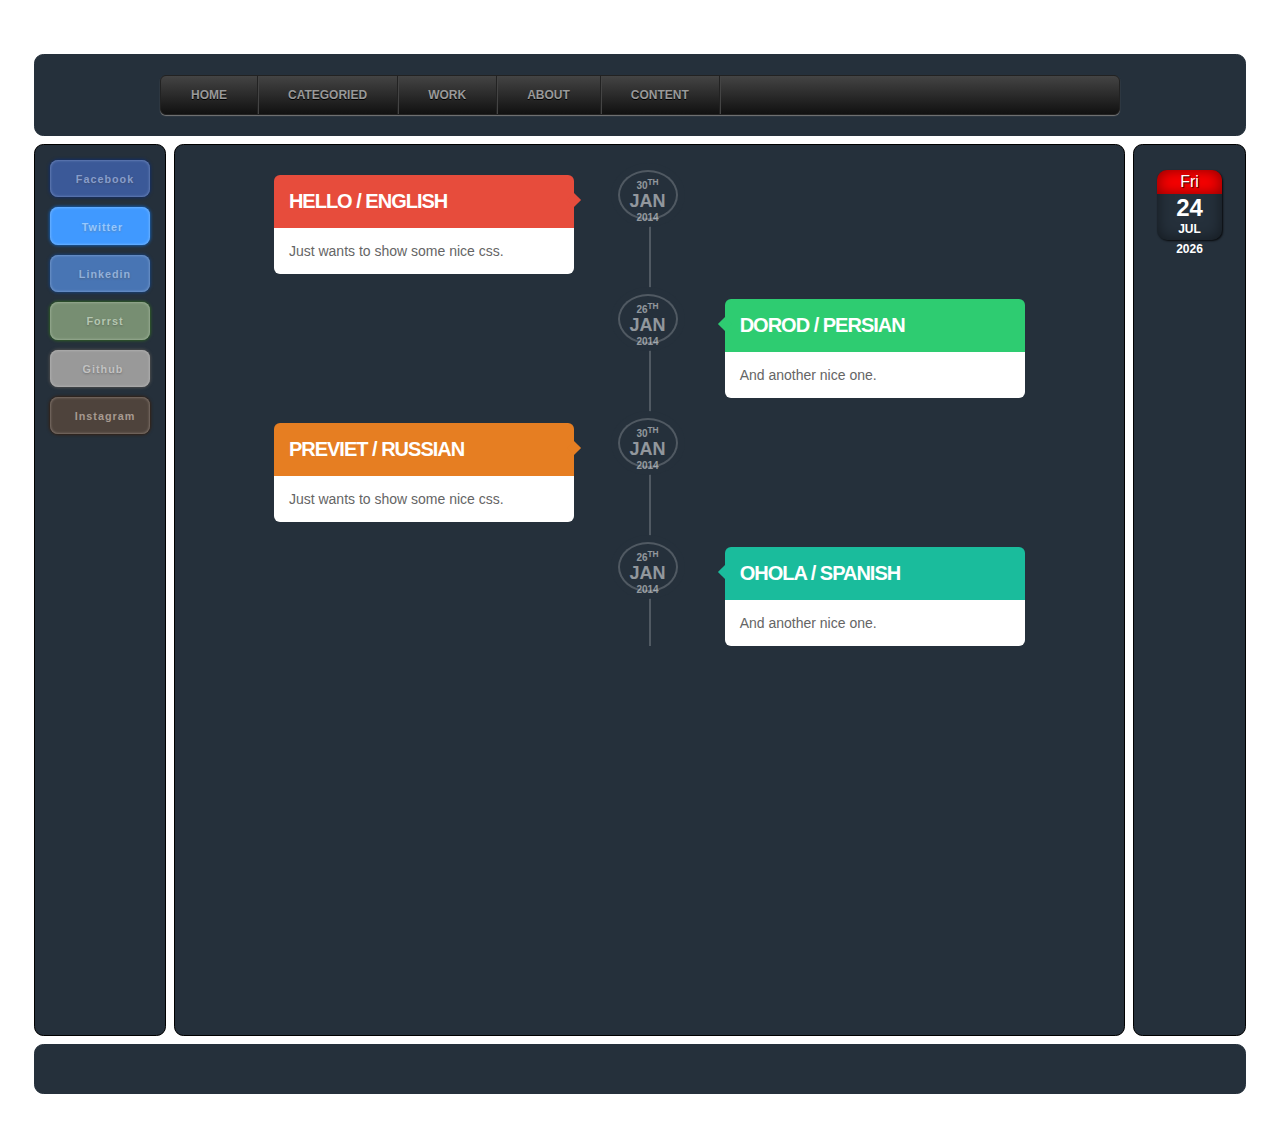
<file: src/main/webapp/resources/flex/index.html>
<!DOCTYPE html>
<html lang="en">
  <head>
    <link rel="stylesheet" type="text/css" href="css/layout.css"/>
    <link rel="stylesheet" type="text/css" href="css/calendar.css" media="screen" />
    <link rel="stylesheet" type="text/css" href="css/dateBubble.css" media="screen" />
     <link rel="stylesheet" type="text/css" href="css/menu.css" media="screen" />
     <link rel="stylesheet" href="css/socialButtons.css" media="screen" type="text/css" />
     <link rel="stylesheet" href="css/superButton.css" media="screen" type="text/css" />
     <link rel="stylesheet" href="css/chinaButton.css" media="screen" type="text/css" />

  <script src="../js/prefixfree.min.js"></script>
  <script src="../js/modernizr.js"></script>

  </head>
  <title> My Flex pages</title>
  <body>
 <header>
     
    <ul id="menu">
  <li><a href="http://www.zas.se">Home</a></li>
  <li><a href="#">Categoried</a>
    <ul>
      <li><a href="http://www.codepen.io">CodePen</a></li>
      <li><a href="http://www.zas.se/viwes/textEditor">Text Editor</a></li>
      <li><a href="#">Development tools</a></li>
      <li><a href="#">Web design</a></li>
    </ul>
  </li>
  <li><a href="#">Work</a>
    <ul>
      <li><a href="#">A girl</a></li>
      <li><a href="#">Two pigs</a></li>
      <li><a href="#">Three birds</a></li>
      <li><a href="#">Four boys</a></li>
    </ul>
  </li>
  <li><a href="#">About</a></li>
  <li><a href="#">Content</a></li>
</ul>
     
     </header>
 <div id='main'>

    <article>




<section id="timeline">
  <article>
    <div class="inner">
      <span class="date">
        <span class="day">30<sup>th</sup></span>
        <span class="month">Jan</span>
        <span class="year">2014</span>
      </span>
      <h2>Hello / English</h2>
      <p>Just wants to show some nice css.</p>
    </div>
  </article>
  <article>
    <div class="inner">
      <span class="date">
        <span class="day">26<sup>th</sup></span>
        <span class="month">Jan</span>
        <span class="year">2014</span>
      </span>
      <h2>Dorod / Persian</h2>
      <p>And another nice one.</p>
    </div>
  </article>
  <article>
    <div class="inner">
      <span class="date">
        <span class="day">30<sup>th</sup></span>
        <span class="month">Jan</span>
        <span class="year">2014</span>
      </span>
      <h2>Previet / Russian</h2>
      <p>Just wants to show some nice css.</p>
      
    </div>
  </article>
  <article>
    <div class="inner">
      <span class="date">
        <span class="day">26<sup>th</sup></span>
        <span class="month">Jan</span>
        <span class="year">2014</span>
      </span>
      <h2>Ohola / Spanish</h2>
      <p>And another nice one.</p>
    </div>
  </article>
 
</section>

</article>
    <nav><div id="social-links">
      <ul id="social-icons">
        <li class="facebook"><a class="zocial-facebook" href="#"></a></li>
        <li class="twitter"><a class="zocial-twitter" href="#"></a></li>
        <li class="linkedin"><a class="zocial-linkedin" href="#"></a></li>
        <li class="forrst"><a class="zocial-forrst" href="#"></a></li>
        <li class="github"><a class="brandico-github"href="#"></a></li>
        <li class="instagram"><a class="brandico-instagram" href="#"></a></li>
      </ul>
    </div></nav>
<aside>
    
    <div class="calendar-icon">
  <div class="calendar-weekday">
    Wed
  </div>
  <div class="calendar-icon-body">
    <div class="calendar-monthday">
      24
    </div>
    <div class="calendar-month">
      Aug
    </div>
<div style="clear:left; height:6px;"></div>
<div class="calendar-year"></div>
  </div>
</div>
</aside> </div>
 <script src='http://codepen.io/assets/libs/fullpage/jquery.js'></script>
 <script src='js/codepenJquery.js'></script>
  <script src="js/calendarIndex.js"></script>
   <script src="js/chinaButton.js"></script>
 <footer>
	 
 </footer>
  
  </body>
</html>
</file>
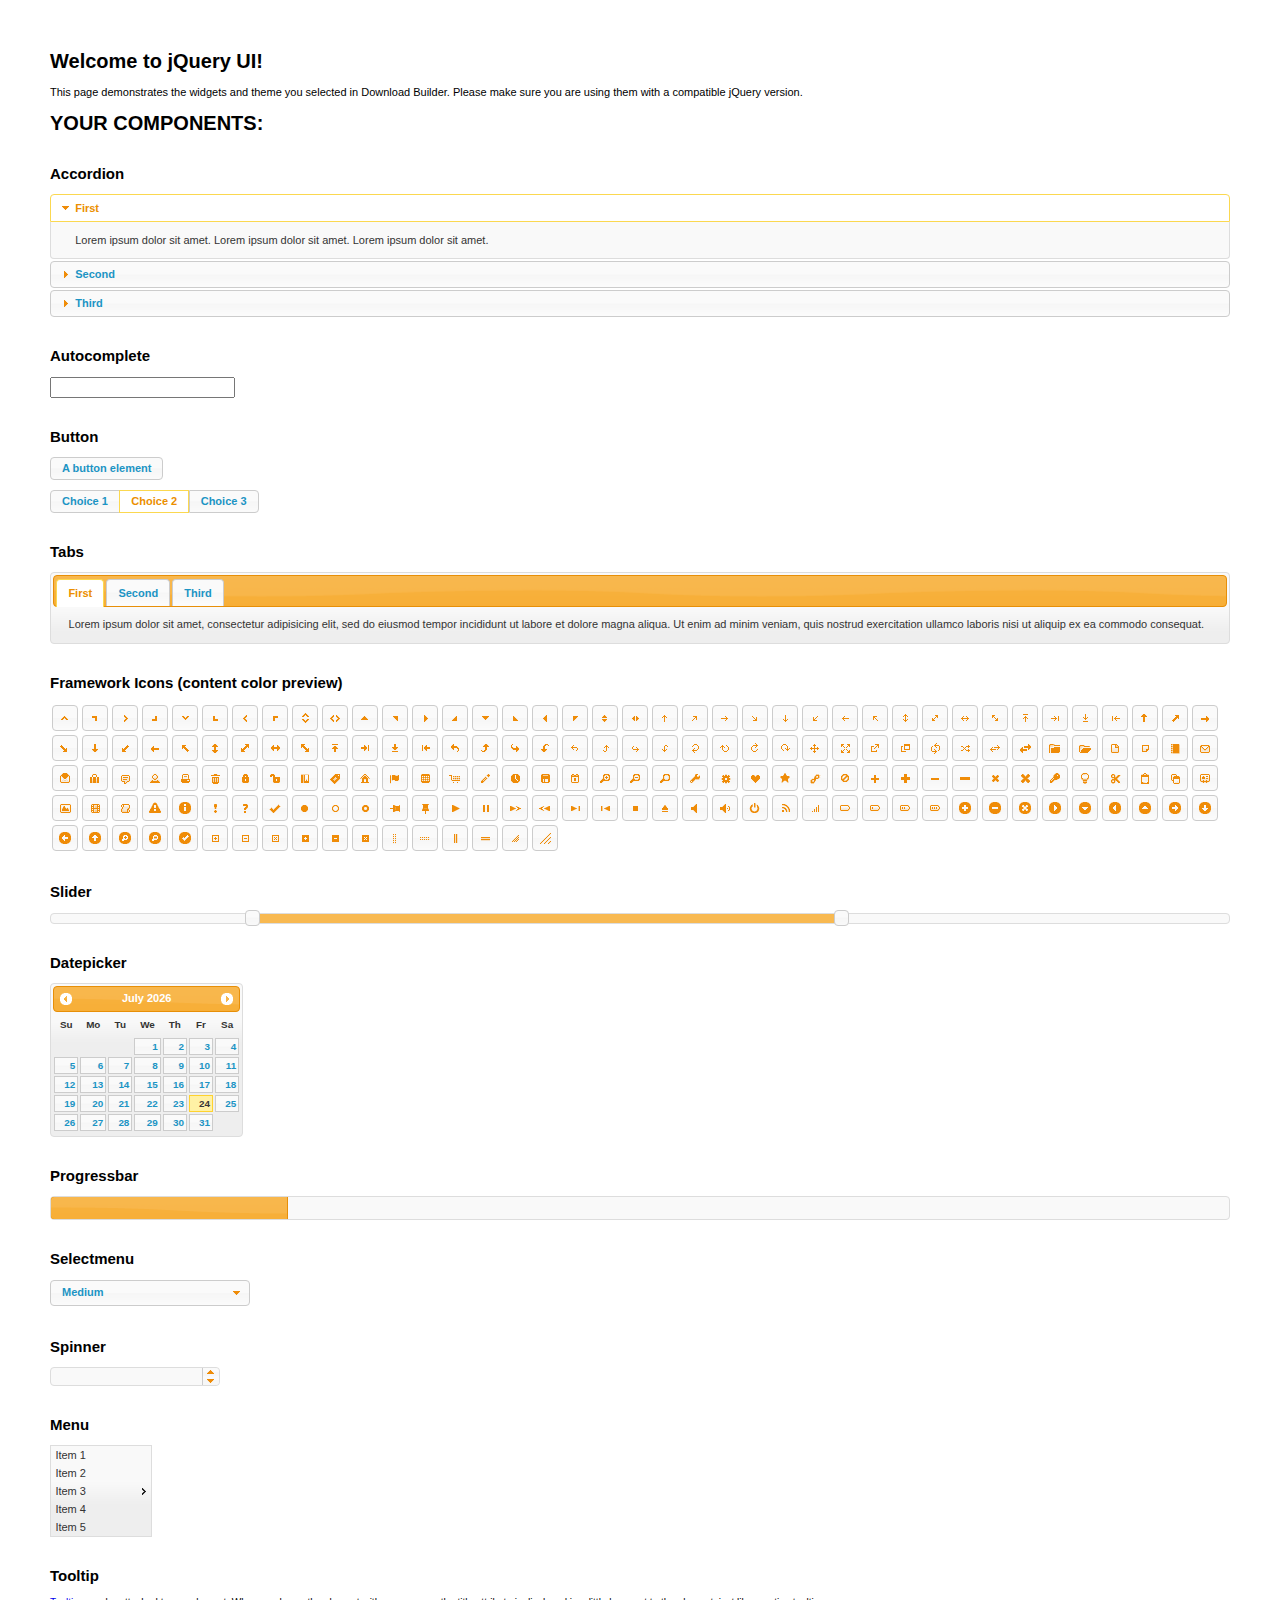
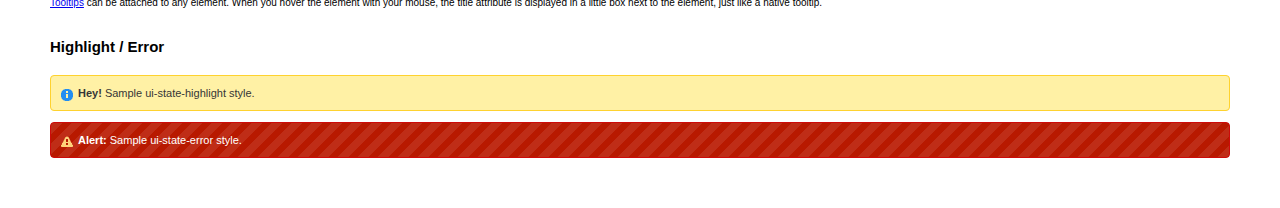
<file: src/main/webapp/resources/js/jquery-ui-1.11.2.custom/index.html>
<!doctype html>
<html lang="us">
<head>
	<meta charset="utf-8">
	<title>jQuery UI Example Page</title>
	<link href="jquery-ui.css" rel="stylesheet">
	<style>
	body{
		font: 62.5% "Trebuchet MS", sans-serif;
		margin: 50px;
	}
	.demoHeaders {
		margin-top: 2em;
	}
	#dialog-link {
		padding: .4em 1em .4em 20px;
		text-decoration: none;
		position: relative;
	}
	#dialog-link span.ui-icon {
		margin: 0 5px 0 0;
		position: absolute;
		left: .2em;
		top: 50%;
		margin-top: -8px;
	}
	#icons {
		margin: 0;
		padding: 0;
	}
	#icons li {
		margin: 2px;
		position: relative;
		padding: 4px 0;
		cursor: pointer;
		float: left;
		list-style: none;
	}
	#icons span.ui-icon {
		float: left;
		margin: 0 4px;
	}
	.fakewindowcontain .ui-widget-overlay {
		position: absolute;
	}
	select {
		width: 200px;
	}
	</style>
</head>
<body>

<h1>Welcome to jQuery UI!</h1>

<div class="ui-widget">
	<p>This page demonstrates the widgets and theme you selected in Download Builder. Please make sure you are using them with a compatible jQuery version.</p>
</div>

<h1>YOUR COMPONENTS:</h1>


<!-- Accordion -->
<h2 class="demoHeaders">Accordion</h2>
<div id="accordion">
	<h3>First</h3>
	<div>Lorem ipsum dolor sit amet. Lorem ipsum dolor sit amet. Lorem ipsum dolor sit amet.</div>
	<h3>Second</h3>
	<div>Phasellus mattis tincidunt nibh.</div>
	<h3>Third</h3>
	<div>Nam dui erat, auctor a, dignissim quis.</div>
</div>



<!-- Autocomplete -->
<h2 class="demoHeaders">Autocomplete</h2>
<div>
	<input id="autocomplete" title="type &quot;a&quot;">
</div>



<!-- Button -->
<h2 class="demoHeaders">Button</h2>
<button id="button">A button element</button>
<form style="margin-top: 1em;">
	<div id="radioset">
		<input type="radio" id="radio1" name="radio"><label for="radio1">Choice 1</label>
		<input type="radio" id="radio2" name="radio" checked="checked"><label for="radio2">Choice 2</label>
		<input type="radio" id="radio3" name="radio"><label for="radio3">Choice 3</label>
	</div>
</form>



<!-- Tabs -->
<h2 class="demoHeaders">Tabs</h2>
<div id="tabs">
	<ul>
		<li><a href="#tabs-1">First</a></li>
		<li><a href="#tabs-2">Second</a></li>
		<li><a href="#tabs-3">Third</a></li>
	</ul>
	<div id="tabs-1">Lorem ipsum dolor sit amet, consectetur adipisicing elit, sed do eiusmod tempor incididunt ut labore et dolore magna aliqua. Ut enim ad minim veniam, quis nostrud exercitation ullamco laboris nisi ut aliquip ex ea commodo consequat.</div>
	<div id="tabs-2">Phasellus mattis tincidunt nibh. Cras orci urna, blandit id, pretium vel, aliquet ornare, felis. Maecenas scelerisque sem non nisl. Fusce sed lorem in enim dictum bibendum.</div>
	<div id="tabs-3">Nam dui erat, auctor a, dignissim quis, sollicitudin eu, felis. Pellentesque nisi urna, interdum eget, sagittis et, consequat vestibulum, lacus. Mauris porttitor ullamcorper augue.</div>
</div>





<h2 class="demoHeaders">Framework Icons (content color preview)</h2>
<ul id="icons" class="ui-widget ui-helper-clearfix">
	<li class="ui-state-default ui-corner-all" title=".ui-icon-carat-1-n"><span class="ui-icon ui-icon-carat-1-n"></span></li>
	<li class="ui-state-default ui-corner-all" title=".ui-icon-carat-1-ne"><span class="ui-icon ui-icon-carat-1-ne"></span></li>
	<li class="ui-state-default ui-corner-all" title=".ui-icon-carat-1-e"><span class="ui-icon ui-icon-carat-1-e"></span></li>
	<li class="ui-state-default ui-corner-all" title=".ui-icon-carat-1-se"><span class="ui-icon ui-icon-carat-1-se"></span></li>
	<li class="ui-state-default ui-corner-all" title=".ui-icon-carat-1-s"><span class="ui-icon ui-icon-carat-1-s"></span></li>
	<li class="ui-state-default ui-corner-all" title=".ui-icon-carat-1-sw"><span class="ui-icon ui-icon-carat-1-sw"></span></li>
	<li class="ui-state-default ui-corner-all" title=".ui-icon-carat-1-w"><span class="ui-icon ui-icon-carat-1-w"></span></li>
	<li class="ui-state-default ui-corner-all" title=".ui-icon-carat-1-nw"><span class="ui-icon ui-icon-carat-1-nw"></span></li>
	<li class="ui-state-default ui-corner-all" title=".ui-icon-carat-2-n-s"><span class="ui-icon ui-icon-carat-2-n-s"></span></li>
	<li class="ui-state-default ui-corner-all" title=".ui-icon-carat-2-e-w"><span class="ui-icon ui-icon-carat-2-e-w"></span></li>
	<li class="ui-state-default ui-corner-all" title=".ui-icon-triangle-1-n"><span class="ui-icon ui-icon-triangle-1-n"></span></li>
	<li class="ui-state-default ui-corner-all" title=".ui-icon-triangle-1-ne"><span class="ui-icon ui-icon-triangle-1-ne"></span></li>
	<li class="ui-state-default ui-corner-all" title=".ui-icon-triangle-1-e"><span class="ui-icon ui-icon-triangle-1-e"></span></li>
	<li class="ui-state-default ui-corner-all" title=".ui-icon-triangle-1-se"><span class="ui-icon ui-icon-triangle-1-se"></span></li>
	<li class="ui-state-default ui-corner-all" title=".ui-icon-triangle-1-s"><span class="ui-icon ui-icon-triangle-1-s"></span></li>
	<li class="ui-state-default ui-corner-all" title=".ui-icon-triangle-1-sw"><span class="ui-icon ui-icon-triangle-1-sw"></span></li>
	<li class="ui-state-default ui-corner-all" title=".ui-icon-triangle-1-w"><span class="ui-icon ui-icon-triangle-1-w"></span></li>
	<li class="ui-state-default ui-corner-all" title=".ui-icon-triangle-1-nw"><span class="ui-icon ui-icon-triangle-1-nw"></span></li>
	<li class="ui-state-default ui-corner-all" title=".ui-icon-triangle-2-n-s"><span class="ui-icon ui-icon-triangle-2-n-s"></span></li>
	<li class="ui-state-default ui-corner-all" title=".ui-icon-triangle-2-e-w"><span class="ui-icon ui-icon-triangle-2-e-w"></span></li>
	<li class="ui-state-default ui-corner-all" title=".ui-icon-arrow-1-n"><span class="ui-icon ui-icon-arrow-1-n"></span></li>
	<li class="ui-state-default ui-corner-all" title=".ui-icon-arrow-1-ne"><span class="ui-icon ui-icon-arrow-1-ne"></span></li>
	<li class="ui-state-default ui-corner-all" title=".ui-icon-arrow-1-e"><span class="ui-icon ui-icon-arrow-1-e"></span></li>
	<li class="ui-state-default ui-corner-all" title=".ui-icon-arrow-1-se"><span class="ui-icon ui-icon-arrow-1-se"></span></li>
	<li class="ui-state-default ui-corner-all" title=".ui-icon-arrow-1-s"><span class="ui-icon ui-icon-arrow-1-s"></span></li>
	<li class="ui-state-default ui-corner-all" title=".ui-icon-arrow-1-sw"><span class="ui-icon ui-icon-arrow-1-sw"></span></li>
	<li class="ui-state-default ui-corner-all" title=".ui-icon-arrow-1-w"><span class="ui-icon ui-icon-arrow-1-w"></span></li>
	<li class="ui-state-default ui-corner-all" title=".ui-icon-arrow-1-nw"><span class="ui-icon ui-icon-arrow-1-nw"></span></li>
	<li class="ui-state-default ui-corner-all" title=".ui-icon-arrow-2-n-s"><span class="ui-icon ui-icon-arrow-2-n-s"></span></li>
	<li class="ui-state-default ui-corner-all" title=".ui-icon-arrow-2-ne-sw"><span class="ui-icon ui-icon-arrow-2-ne-sw"></span></li>
	<li class="ui-state-default ui-corner-all" title=".ui-icon-arrow-2-e-w"><span class="ui-icon ui-icon-arrow-2-e-w"></span></li>
	<li class="ui-state-default ui-corner-all" title=".ui-icon-arrow-2-se-nw"><span class="ui-icon ui-icon-arrow-2-se-nw"></span></li>
	<li class="ui-state-default ui-corner-all" title=".ui-icon-arrowstop-1-n"><span class="ui-icon ui-icon-arrowstop-1-n"></span></li>
	<li class="ui-state-default ui-corner-all" title=".ui-icon-arrowstop-1-e"><span class="ui-icon ui-icon-arrowstop-1-e"></span></li>
	<li class="ui-state-default ui-corner-all" title=".ui-icon-arrowstop-1-s"><span class="ui-icon ui-icon-arrowstop-1-s"></span></li>
	<li class="ui-state-default ui-corner-all" title=".ui-icon-arrowstop-1-w"><span class="ui-icon ui-icon-arrowstop-1-w"></span></li>
	<li class="ui-state-default ui-corner-all" title=".ui-icon-arrowthick-1-n"><span class="ui-icon ui-icon-arrowthick-1-n"></span></li>
	<li class="ui-state-default ui-corner-all" title=".ui-icon-arrowthick-1-ne"><span class="ui-icon ui-icon-arrowthick-1-ne"></span></li>
	<li class="ui-state-default ui-corner-all" title=".ui-icon-arrowthick-1-e"><span class="ui-icon ui-icon-arrowthick-1-e"></span></li>
	<li class="ui-state-default ui-corner-all" title=".ui-icon-arrowthick-1-se"><span class="ui-icon ui-icon-arrowthick-1-se"></span></li>
	<li class="ui-state-default ui-corner-all" title=".ui-icon-arrowthick-1-s"><span class="ui-icon ui-icon-arrowthick-1-s"></span></li>
	<li class="ui-state-default ui-corner-all" title=".ui-icon-arrowthick-1-sw"><span class="ui-icon ui-icon-arrowthick-1-sw"></span></li>
	<li class="ui-state-default ui-corner-all" title=".ui-icon-arrowthick-1-w"><span class="ui-icon ui-icon-arrowthick-1-w"></span></li>
	<li class="ui-state-default ui-corner-all" title=".ui-icon-arrowthick-1-nw"><span class="ui-icon ui-icon-arrowthick-1-nw"></span></li>
	<li class="ui-state-default ui-corner-all" title=".ui-icon-arrowthick-2-n-s"><span class="ui-icon ui-icon-arrowthick-2-n-s"></span></li>
	<li class="ui-state-default ui-corner-all" title=".ui-icon-arrowthick-2-ne-sw"><span class="ui-icon ui-icon-arrowthick-2-ne-sw"></span></li>
	<li class="ui-state-default ui-corner-all" title=".ui-icon-arrowthick-2-e-w"><span class="ui-icon ui-icon-arrowthick-2-e-w"></span></li>
	<li class="ui-state-default ui-corner-all" title=".ui-icon-arrowthick-2-se-nw"><span class="ui-icon ui-icon-arrowthick-2-se-nw"></span></li>
	<li class="ui-state-default ui-corner-all" title=".ui-icon-arrowthickstop-1-n"><span class="ui-icon ui-icon-arrowthickstop-1-n"></span></li>
	<li class="ui-state-default ui-corner-all" title=".ui-icon-arrowthickstop-1-e"><span class="ui-icon ui-icon-arrowthickstop-1-e"></span></li>
	<li class="ui-state-default ui-corner-all" title=".ui-icon-arrowthickstop-1-s"><span class="ui-icon ui-icon-arrowthickstop-1-s"></span></li>
	<li class="ui-state-default ui-corner-all" title=".ui-icon-arrowthickstop-1-w"><span class="ui-icon ui-icon-arrowthickstop-1-w"></span></li>
	<li class="ui-state-default ui-corner-all" title=".ui-icon-arrowreturnthick-1-w"><span class="ui-icon ui-icon-arrowreturnthick-1-w"></span></li>
	<li class="ui-state-default ui-corner-all" title=".ui-icon-arrowreturnthick-1-n"><span class="ui-icon ui-icon-arrowreturnthick-1-n"></span></li>
	<li class="ui-state-default ui-corner-all" title=".ui-icon-arrowreturnthick-1-e"><span class="ui-icon ui-icon-arrowreturnthick-1-e"></span></li>
	<li class="ui-state-default ui-corner-all" title=".ui-icon-arrowreturnthick-1-s"><span class="ui-icon ui-icon-arrowreturnthick-1-s"></span></li>
	<li class="ui-state-default ui-corner-all" title=".ui-icon-arrowreturn-1-w"><span class="ui-icon ui-icon-arrowreturn-1-w"></span></li>
	<li class="ui-state-default ui-corner-all" title=".ui-icon-arrowreturn-1-n"><span class="ui-icon ui-icon-arrowreturn-1-n"></span></li>
	<li class="ui-state-default ui-corner-all" title=".ui-icon-arrowreturn-1-e"><span class="ui-icon ui-icon-arrowreturn-1-e"></span></li>
	<li class="ui-state-default ui-corner-all" title=".ui-icon-arrowreturn-1-s"><span class="ui-icon ui-icon-arrowreturn-1-s"></span></li>
	<li class="ui-state-default ui-corner-all" title=".ui-icon-arrowrefresh-1-w"><span class="ui-icon ui-icon-arrowrefresh-1-w"></span></li>
	<li class="ui-state-default ui-corner-all" title=".ui-icon-arrowrefresh-1-n"><span class="ui-icon ui-icon-arrowrefresh-1-n"></span></li>
	<li class="ui-state-default ui-corner-all" title=".ui-icon-arrowrefresh-1-e"><span class="ui-icon ui-icon-arrowrefresh-1-e"></span></li>
	<li class="ui-state-default ui-corner-all" title=".ui-icon-arrowrefresh-1-s"><span class="ui-icon ui-icon-arrowrefresh-1-s"></span></li>
	<li class="ui-state-default ui-corner-all" title=".ui-icon-arrow-4"><span class="ui-icon ui-icon-arrow-4"></span></li>
	<li class="ui-state-default ui-corner-all" title=".ui-icon-arrow-4-diag"><span class="ui-icon ui-icon-arrow-4-diag"></span></li>
	<li class="ui-state-default ui-corner-all" title=".ui-icon-extlink"><span class="ui-icon ui-icon-extlink"></span></li>
	<li class="ui-state-default ui-corner-all" title=".ui-icon-newwin"><span class="ui-icon ui-icon-newwin"></span></li>
	<li class="ui-state-default ui-corner-all" title=".ui-icon-refresh"><span class="ui-icon ui-icon-refresh"></span></li>
	<li class="ui-state-default ui-corner-all" title=".ui-icon-shuffle"><span class="ui-icon ui-icon-shuffle"></span></li>
	<li class="ui-state-default ui-corner-all" title=".ui-icon-transfer-e-w"><span class="ui-icon ui-icon-transfer-e-w"></span></li>
	<li class="ui-state-default ui-corner-all" title=".ui-icon-transferthick-e-w"><span class="ui-icon ui-icon-transferthick-e-w"></span></li>
	<li class="ui-state-default ui-corner-all" title=".ui-icon-folder-collapsed"><span class="ui-icon ui-icon-folder-collapsed"></span></li>
	<li class="ui-state-default ui-corner-all" title=".ui-icon-folder-open"><span class="ui-icon ui-icon-folder-open"></span></li>
	<li class="ui-state-default ui-corner-all" title=".ui-icon-document"><span class="ui-icon ui-icon-document"></span></li>
	<li class="ui-state-default ui-corner-all" title=".ui-icon-document-b"><span class="ui-icon ui-icon-document-b"></span></li>
	<li class="ui-state-default ui-corner-all" title=".ui-icon-note"><span class="ui-icon ui-icon-note"></span></li>
	<li class="ui-state-default ui-corner-all" title=".ui-icon-mail-closed"><span class="ui-icon ui-icon-mail-closed"></span></li>
	<li class="ui-state-default ui-corner-all" title=".ui-icon-mail-open"><span class="ui-icon ui-icon-mail-open"></span></li>
	<li class="ui-state-default ui-corner-all" title=".ui-icon-suitcase"><span class="ui-icon ui-icon-suitcase"></span></li>
	<li class="ui-state-default ui-corner-all" title=".ui-icon-comment"><span class="ui-icon ui-icon-comment"></span></li>
	<li class="ui-state-default ui-corner-all" title=".ui-icon-person"><span class="ui-icon ui-icon-person"></span></li>
	<li class="ui-state-default ui-corner-all" title=".ui-icon-print"><span class="ui-icon ui-icon-print"></span></li>
	<li class="ui-state-default ui-corner-all" title=".ui-icon-trash"><span class="ui-icon ui-icon-trash"></span></li>
	<li class="ui-state-default ui-corner-all" title=".ui-icon-locked"><span class="ui-icon ui-icon-locked"></span></li>
	<li class="ui-state-default ui-corner-all" title=".ui-icon-unlocked"><span class="ui-icon ui-icon-unlocked"></span></li>
	<li class="ui-state-default ui-corner-all" title=".ui-icon-bookmark"><span class="ui-icon ui-icon-bookmark"></span></li>
	<li class="ui-state-default ui-corner-all" title=".ui-icon-tag"><span class="ui-icon ui-icon-tag"></span></li>
	<li class="ui-state-default ui-corner-all" title=".ui-icon-home"><span class="ui-icon ui-icon-home"></span></li>
	<li class="ui-state-default ui-corner-all" title=".ui-icon-flag"><span class="ui-icon ui-icon-flag"></span></li>
	<li class="ui-state-default ui-corner-all" title=".ui-icon-calculator"><span class="ui-icon ui-icon-calculator"></span></li>
	<li class="ui-state-default ui-corner-all" title=".ui-icon-cart"><span class="ui-icon ui-icon-cart"></span></li>
	<li class="ui-state-default ui-corner-all" title=".ui-icon-pencil"><span class="ui-icon ui-icon-pencil"></span></li>
	<li class="ui-state-default ui-corner-all" title=".ui-icon-clock"><span class="ui-icon ui-icon-clock"></span></li>
	<li class="ui-state-default ui-corner-all" title=".ui-icon-disk"><span class="ui-icon ui-icon-disk"></span></li>
	<li class="ui-state-default ui-corner-all" title=".ui-icon-calendar"><span class="ui-icon ui-icon-calendar"></span></li>
	<li class="ui-state-default ui-corner-all" title=".ui-icon-zoomin"><span class="ui-icon ui-icon-zoomin"></span></li>
	<li class="ui-state-default ui-corner-all" title=".ui-icon-zoomout"><span class="ui-icon ui-icon-zoomout"></span></li>
	<li class="ui-state-default ui-corner-all" title=".ui-icon-search"><span class="ui-icon ui-icon-search"></span></li>
	<li class="ui-state-default ui-corner-all" title=".ui-icon-wrench"><span class="ui-icon ui-icon-wrench"></span></li>
	<li class="ui-state-default ui-corner-all" title=".ui-icon-gear"><span class="ui-icon ui-icon-gear"></span></li>
	<li class="ui-state-default ui-corner-all" title=".ui-icon-heart"><span class="ui-icon ui-icon-heart"></span></li>
	<li class="ui-state-default ui-corner-all" title=".ui-icon-star"><span class="ui-icon ui-icon-star"></span></li>
	<li class="ui-state-default ui-corner-all" title=".ui-icon-link"><span class="ui-icon ui-icon-link"></span></li>
	<li class="ui-state-default ui-corner-all" title=".ui-icon-cancel"><span class="ui-icon ui-icon-cancel"></span></li>
	<li class="ui-state-default ui-corner-all" title=".ui-icon-plus"><span class="ui-icon ui-icon-plus"></span></li>
	<li class="ui-state-default ui-corner-all" title=".ui-icon-plusthick"><span class="ui-icon ui-icon-plusthick"></span></li>
	<li class="ui-state-default ui-corner-all" title=".ui-icon-minus"><span class="ui-icon ui-icon-minus"></span></li>
	<li class="ui-state-default ui-corner-all" title=".ui-icon-minusthick"><span class="ui-icon ui-icon-minusthick"></span></li>
	<li class="ui-state-default ui-corner-all" title=".ui-icon-close"><span class="ui-icon ui-icon-close"></span></li>
	<li class="ui-state-default ui-corner-all" title=".ui-icon-closethick"><span class="ui-icon ui-icon-closethick"></span></li>
	<li class="ui-state-default ui-corner-all" title=".ui-icon-key"><span class="ui-icon ui-icon-key"></span></li>
	<li class="ui-state-default ui-corner-all" title=".ui-icon-lightbulb"><span class="ui-icon ui-icon-lightbulb"></span></li>
	<li class="ui-state-default ui-corner-all" title=".ui-icon-scissors"><span class="ui-icon ui-icon-scissors"></span></li>
	<li class="ui-state-default ui-corner-all" title=".ui-icon-clipboard"><span class="ui-icon ui-icon-clipboard"></span></li>
	<li class="ui-state-default ui-corner-all" title=".ui-icon-copy"><span class="ui-icon ui-icon-copy"></span></li>
	<li class="ui-state-default ui-corner-all" title=".ui-icon-contact"><span class="ui-icon ui-icon-contact"></span></li>
	<li class="ui-state-default ui-corner-all" title=".ui-icon-image"><span class="ui-icon ui-icon-image"></span></li>
	<li class="ui-state-default ui-corner-all" title=".ui-icon-video"><span class="ui-icon ui-icon-video"></span></li>
	<li class="ui-state-default ui-corner-all" title=".ui-icon-script"><span class="ui-icon ui-icon-script"></span></li>
	<li class="ui-state-default ui-corner-all" title=".ui-icon-alert"><span class="ui-icon ui-icon-alert"></span></li>
	<li class="ui-state-default ui-corner-all" title=".ui-icon-info"><span class="ui-icon ui-icon-info"></span></li>
	<li class="ui-state-default ui-corner-all" title=".ui-icon-notice"><span class="ui-icon ui-icon-notice"></span></li>
	<li class="ui-state-default ui-corner-all" title=".ui-icon-help"><span class="ui-icon ui-icon-help"></span></li>
	<li class="ui-state-default ui-corner-all" title=".ui-icon-check"><span class="ui-icon ui-icon-check"></span></li>
	<li class="ui-state-default ui-corner-all" title=".ui-icon-bullet"><span class="ui-icon ui-icon-bullet"></span></li>
	<li class="ui-state-default ui-corner-all" title=".ui-icon-radio-off"><span class="ui-icon ui-icon-radio-off"></span></li>
	<li class="ui-state-default ui-corner-all" title=".ui-icon-radio-on"><span class="ui-icon ui-icon-radio-on"></span></li>
	<li class="ui-state-default ui-corner-all" title=".ui-icon-pin-w"><span class="ui-icon ui-icon-pin-w"></span></li>
	<li class="ui-state-default ui-corner-all" title=".ui-icon-pin-s"><span class="ui-icon ui-icon-pin-s"></span></li>
	<li class="ui-state-default ui-corner-all" title=".ui-icon-play"><span class="ui-icon ui-icon-play"></span></li>
	<li class="ui-state-default ui-corner-all" title=".ui-icon-pause"><span class="ui-icon ui-icon-pause"></span></li>
	<li class="ui-state-default ui-corner-all" title=".ui-icon-seek-next"><span class="ui-icon ui-icon-seek-next"></span></li>
	<li class="ui-state-default ui-corner-all" title=".ui-icon-seek-prev"><span class="ui-icon ui-icon-seek-prev"></span></li>
	<li class="ui-state-default ui-corner-all" title=".ui-icon-seek-end"><span class="ui-icon ui-icon-seek-end"></span></li>
	<li class="ui-state-default ui-corner-all" title=".ui-icon-seek-first"><span class="ui-icon ui-icon-seek-first"></span></li>
	<li class="ui-state-default ui-corner-all" title=".ui-icon-stop"><span class="ui-icon ui-icon-stop"></span></li>
	<li class="ui-state-default ui-corner-all" title=".ui-icon-eject"><span class="ui-icon ui-icon-eject"></span></li>
	<li class="ui-state-default ui-corner-all" title=".ui-icon-volume-off"><span class="ui-icon ui-icon-volume-off"></span></li>
	<li class="ui-state-default ui-corner-all" title=".ui-icon-volume-on"><span class="ui-icon ui-icon-volume-on"></span></li>
	<li class="ui-state-default ui-corner-all" title=".ui-icon-power"><span class="ui-icon ui-icon-power"></span></li>
	<li class="ui-state-default ui-corner-all" title=".ui-icon-signal-diag"><span class="ui-icon ui-icon-signal-diag"></span></li>
	<li class="ui-state-default ui-corner-all" title=".ui-icon-signal"><span class="ui-icon ui-icon-signal"></span></li>
	<li class="ui-state-default ui-corner-all" title=".ui-icon-battery-0"><span class="ui-icon ui-icon-battery-0"></span></li>
	<li class="ui-state-default ui-corner-all" title=".ui-icon-battery-1"><span class="ui-icon ui-icon-battery-1"></span></li>
	<li class="ui-state-default ui-corner-all" title=".ui-icon-battery-2"><span class="ui-icon ui-icon-battery-2"></span></li>
	<li class="ui-state-default ui-corner-all" title=".ui-icon-battery-3"><span class="ui-icon ui-icon-battery-3"></span></li>
	<li class="ui-state-default ui-corner-all" title=".ui-icon-circle-plus"><span class="ui-icon ui-icon-circle-plus"></span></li>
	<li class="ui-state-default ui-corner-all" title=".ui-icon-circle-minus"><span class="ui-icon ui-icon-circle-minus"></span></li>
	<li class="ui-state-default ui-corner-all" title=".ui-icon-circle-close"><span class="ui-icon ui-icon-circle-close"></span></li>
	<li class="ui-state-default ui-corner-all" title=".ui-icon-circle-triangle-e"><span class="ui-icon ui-icon-circle-triangle-e"></span></li>
	<li class="ui-state-default ui-corner-all" title=".ui-icon-circle-triangle-s"><span class="ui-icon ui-icon-circle-triangle-s"></span></li>
	<li class="ui-state-default ui-corner-all" title=".ui-icon-circle-triangle-w"><span class="ui-icon ui-icon-circle-triangle-w"></span></li>
	<li class="ui-state-default ui-corner-all" title=".ui-icon-circle-triangle-n"><span class="ui-icon ui-icon-circle-triangle-n"></span></li>
	<li class="ui-state-default ui-corner-all" title=".ui-icon-circle-arrow-e"><span class="ui-icon ui-icon-circle-arrow-e"></span></li>
	<li class="ui-state-default ui-corner-all" title=".ui-icon-circle-arrow-s"><span class="ui-icon ui-icon-circle-arrow-s"></span></li>
	<li class="ui-state-default ui-corner-all" title=".ui-icon-circle-arrow-w"><span class="ui-icon ui-icon-circle-arrow-w"></span></li>
	<li class="ui-state-default ui-corner-all" title=".ui-icon-circle-arrow-n"><span class="ui-icon ui-icon-circle-arrow-n"></span></li>
	<li class="ui-state-default ui-corner-all" title=".ui-icon-circle-zoomin"><span class="ui-icon ui-icon-circle-zoomin"></span></li>
	<li class="ui-state-default ui-corner-all" title=".ui-icon-circle-zoomout"><span class="ui-icon ui-icon-circle-zoomout"></span></li>
	<li class="ui-state-default ui-corner-all" title=".ui-icon-circle-check"><span class="ui-icon ui-icon-circle-check"></span></li>
	<li class="ui-state-default ui-corner-all" title=".ui-icon-circlesmall-plus"><span class="ui-icon ui-icon-circlesmall-plus"></span></li>
	<li class="ui-state-default ui-corner-all" title=".ui-icon-circlesmall-minus"><span class="ui-icon ui-icon-circlesmall-minus"></span></li>
	<li class="ui-state-default ui-corner-all" title=".ui-icon-circlesmall-close"><span class="ui-icon ui-icon-circlesmall-close"></span></li>
	<li class="ui-state-default ui-corner-all" title=".ui-icon-squaresmall-plus"><span class="ui-icon ui-icon-squaresmall-plus"></span></li>
	<li class="ui-state-default ui-corner-all" title=".ui-icon-squaresmall-minus"><span class="ui-icon ui-icon-squaresmall-minus"></span></li>
	<li class="ui-state-default ui-corner-all" title=".ui-icon-squaresmall-close"><span class="ui-icon ui-icon-squaresmall-close"></span></li>
	<li class="ui-state-default ui-corner-all" title=".ui-icon-grip-dotted-vertical"><span class="ui-icon ui-icon-grip-dotted-vertical"></span></li>
	<li class="ui-state-default ui-corner-all" title=".ui-icon-grip-dotted-horizontal"><span class="ui-icon ui-icon-grip-dotted-horizontal"></span></li>
	<li class="ui-state-default ui-corner-all" title=".ui-icon-grip-solid-vertical"><span class="ui-icon ui-icon-grip-solid-vertical"></span></li>
	<li class="ui-state-default ui-corner-all" title=".ui-icon-grip-solid-horizontal"><span class="ui-icon ui-icon-grip-solid-horizontal"></span></li>
	<li class="ui-state-default ui-corner-all" title=".ui-icon-gripsmall-diagonal-se"><span class="ui-icon ui-icon-gripsmall-diagonal-se"></span></li>
	<li class="ui-state-default ui-corner-all" title=".ui-icon-grip-diagonal-se"><span class="ui-icon ui-icon-grip-diagonal-se"></span></li>
</ul>


<!-- Slider -->
<h2 class="demoHeaders">Slider</h2>
<div id="slider"></div>



<!-- Datepicker -->
<h2 class="demoHeaders">Datepicker</h2>
<div id="datepicker"></div>



<!-- Progressbar -->
<h2 class="demoHeaders">Progressbar</h2>
<div id="progressbar"></div>



<!-- Progressbar -->
<h2 class="demoHeaders">Selectmenu</h2>
<select id="selectmenu">
	<option>Slower</option>
	<option>Slow</option>
	<option selected="selected">Medium</option>
	<option>Fast</option>
	<option>Faster</option>
</select>



<!-- Spinner -->
<h2 class="demoHeaders">Spinner</h2>
<input id="spinner">



<!-- Menu -->
<h2 class="demoHeaders">Menu</h2>
<ul style="width:100px;" id="menu">
	<li>Item 1</li>
	<li>Item 2</li>
	<li>Item 3
		<ul>
			<li>Item 3-1</li>
			<li>Item 3-2</li>
			<li>Item 3-3</li>
			<li>Item 3-4</li>
			<li>Item 3-5</li>
		</ul>
	</li>
	<li>Item 4</li>
	<li>Item 5</li>
</ul>



<!-- Tooltip -->
<h2 class="demoHeaders">Tooltip</h2>
<p id="tooltip">
	<a href="#" title="That&apos;s what this widget is">Tooltips</a> can be attached to any element. When you hover
the element with your mouse, the title attribute is displayed in a little box next to the element, just like a native tooltip.
</p>


<!-- Highlight / Error -->
<h2 class="demoHeaders">Highlight / Error</h2>
<div class="ui-widget">
	<div class="ui-state-highlight ui-corner-all" style="margin-top: 20px; padding: 0 .7em;">
		<p><span class="ui-icon ui-icon-info" style="float: left; margin-right: .3em;"></span>
		<strong>Hey!</strong> Sample ui-state-highlight style.</p>
	</div>
</div>
<br>
<div class="ui-widget">
	<div class="ui-state-error ui-corner-all" style="padding: 0 .7em;">
		<p><span class="ui-icon ui-icon-alert" style="float: left; margin-right: .3em;"></span>
		<strong>Alert:</strong> Sample ui-state-error style.</p>
	</div>
</div>

<script src="external/jquery/jquery.js"></script>
<script src="jquery-ui.js"></script>
<script>

$( "#accordion" ).accordion();



var availableTags = [
	"ActionScript",
	"AppleScript",
	"Asp",
	"BASIC",
	"C",
	"C++",
	"Clojure",
	"COBOL",
	"ColdFusion",
	"Erlang",
	"Fortran",
	"Groovy",
	"Haskell",
	"Java",
	"JavaScript",
	"Lisp",
	"Perl",
	"PHP",
	"Python",
	"Ruby",
	"Scala",
	"Scheme"
];
$( "#autocomplete" ).autocomplete({
	source: availableTags
});



$( "#button" ).button();
$( "#radioset" ).buttonset();



$( "#tabs" ).tabs();





$( "#datepicker" ).datepicker({
	inline: true
});



$( "#slider" ).slider({
	range: true,
	values: [ 17, 67 ]
});



$( "#progressbar" ).progressbar({
	value: 20
});



$( "#spinner" ).spinner();



$( "#menu" ).menu();



$( "#tooltip" ).tooltip();



$( "#selectmenu" ).selectmenu();


// Hover states on the static widgets
$( "#dialog-link, #icons li" ).hover(
	function() {
		$( this ).addClass( "ui-state-hover" );
	},
	function() {
		$( this ).removeClass( "ui-state-hover" );
	}
);
</script>
</body>
</html>
</file>
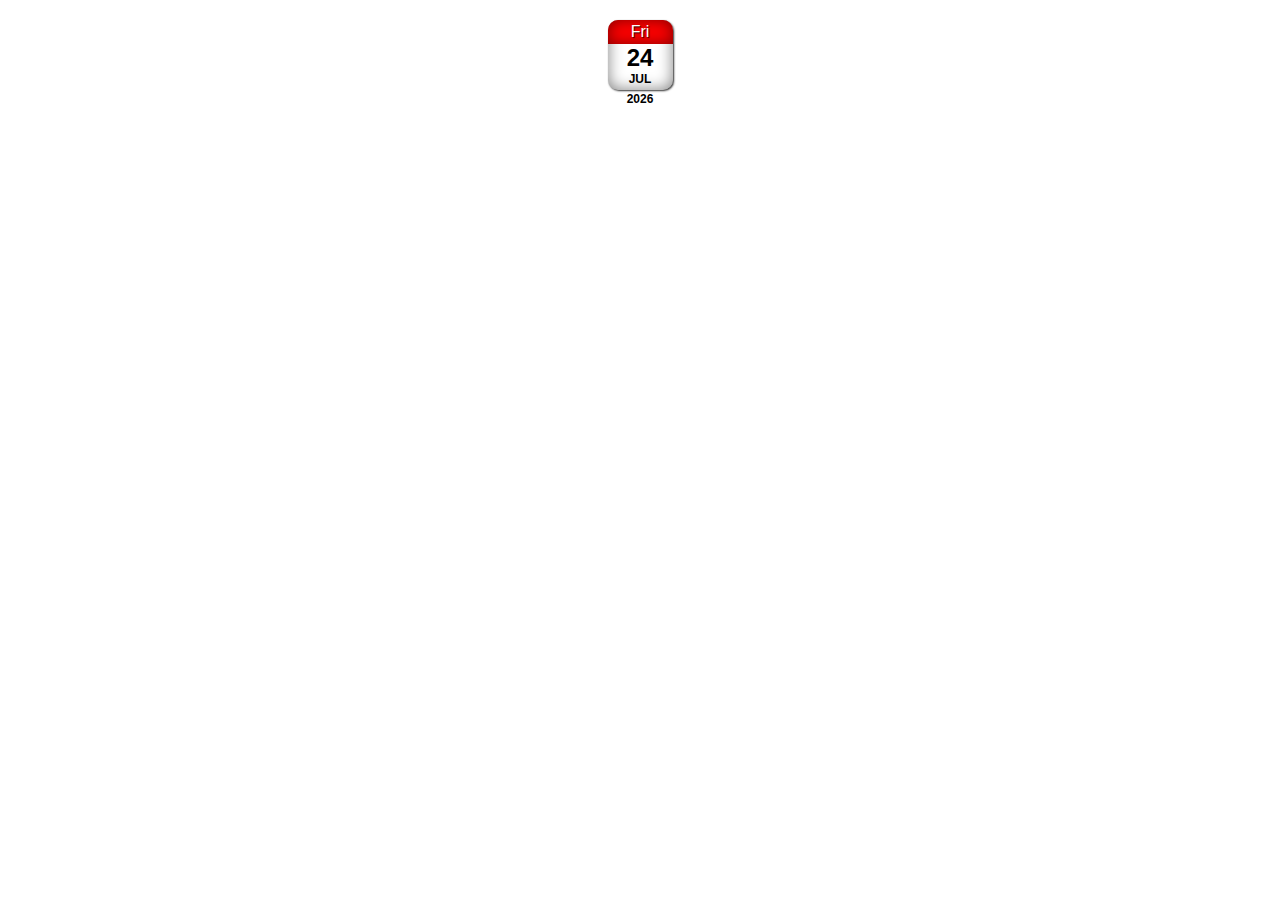
<file: src/main/webapp/resources/flex/views/calendar.html>
<!DOCTYPE html>
<html>

<head>

  <meta charset="UTF-8">

  <title>CSS Calendar - CodePen</title>

    <link rel="stylesheet" href="../css/calendar.css" media="screen" type="text/css" />

</head>

<body>

  <div class="calendar-icon">
  <div class="calendar-weekday">
    Wed
  </div>
  <div class="calendar-icon-body">
    <div class="calendar-monthday">
      24
    </div>
    <div class="calendar-month">
      Aug
    </div>
<div style="clear:left; height:6px;"></div>
<div class="calendar-year"></div>
  </div>
</div>


  <script src='http://codepen.io/assets/libs/fullpage/jquery.js'></script>
  <script src='../js/codepenJquery.js'></script>

  <script src="../js/calendarIndex.js"></script>

</body>

</html>
</file>
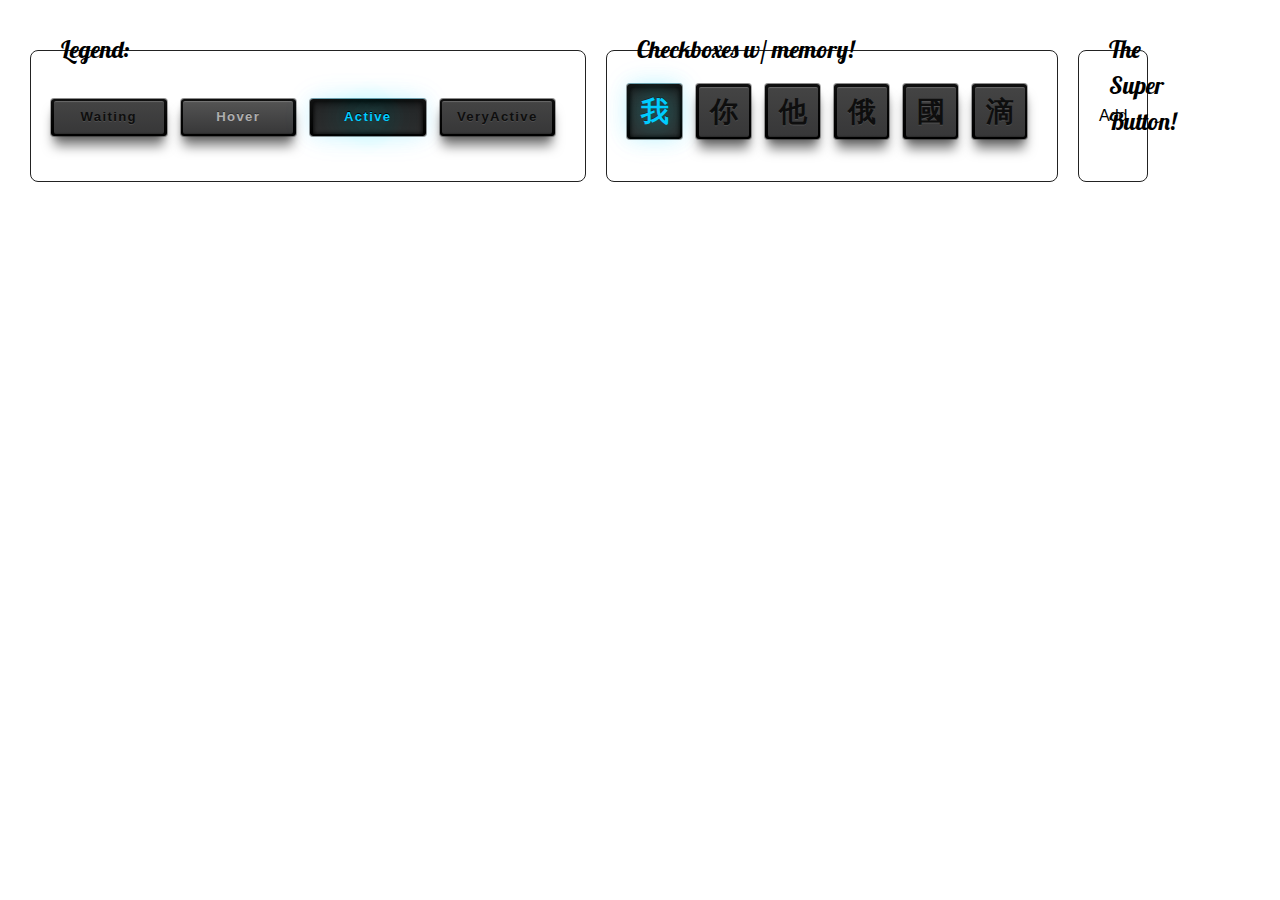
<file: src/main/webapp/resources/flex/views/chinaButton.html>
<!DOCTYPE html>
<html>

<head>

  <meta charset="UTF-8">

  <title>Sinograph panel — UI concept - CodePen</title>

    <link rel="stylesheet" href="../css/chinaButton.css" media="screen" type="text/css" />

</head>

<body>

  <div id='wrapper'>
      <fieldset>
        <h2>Legend:</h2>
        <a type:="checkbox" class='glowBtn'>Waiting</a>
        <a type:="checkbox" class='glowBtn hover'>Hover</a>
        <a type:="checkbox" class='glowBtn active'>Active</a>
        <a type:="checkbox" class='glowBtn Veryactive'>VeryActive</a>
      </fieldset>
      <fieldset>
        <h2>Checkboxes w/ memory!</h2>
        <!-- checkbox one -->
        <input type='checkbox' id='checkbox1-1' checked='checked' name='checkbox'>
        <label for='checkbox1-1'>我</label>
        <!-- checkbox two -->
        <input type='checkbox' id='checkbox1-2' name='checkbox'>
        <label for='checkbox1-2'>你</label>
        <!-- checkbox three -->
        <input type='checkbox' id='checkbox1-3' name='checkbox'>
        <label for='checkbox1-3'>他</label>
        <!-- checkbox Four -->
        <input type='checkbox' id='checkbox1-4' name='checkbox'>
        <label for='checkbox1-4'>俄</label>
        <!-- checkbox Five -->
        <input type='checkbox' id='checkbox1-5' name='checkbox'>
        <label for='checkbox1-5'>國</label>
        <!-- checkbox Six -->
        <input type='checkbox' id='checkbox1-6' name='checkbox'>
        <label for='checkbox1-6'>滴</label>
      </fieldset>
      <fieldset>
         <h2>The Super Button!</h2>
                <a class='superBtn'>Add</a>
      </fieldset>
    </div>

  <script src='http://codepen.io/assets/libs/fullpage/none.js'></script>

  <script src="../js/chinaButton.js"></script>

</body>

</html>
</file>
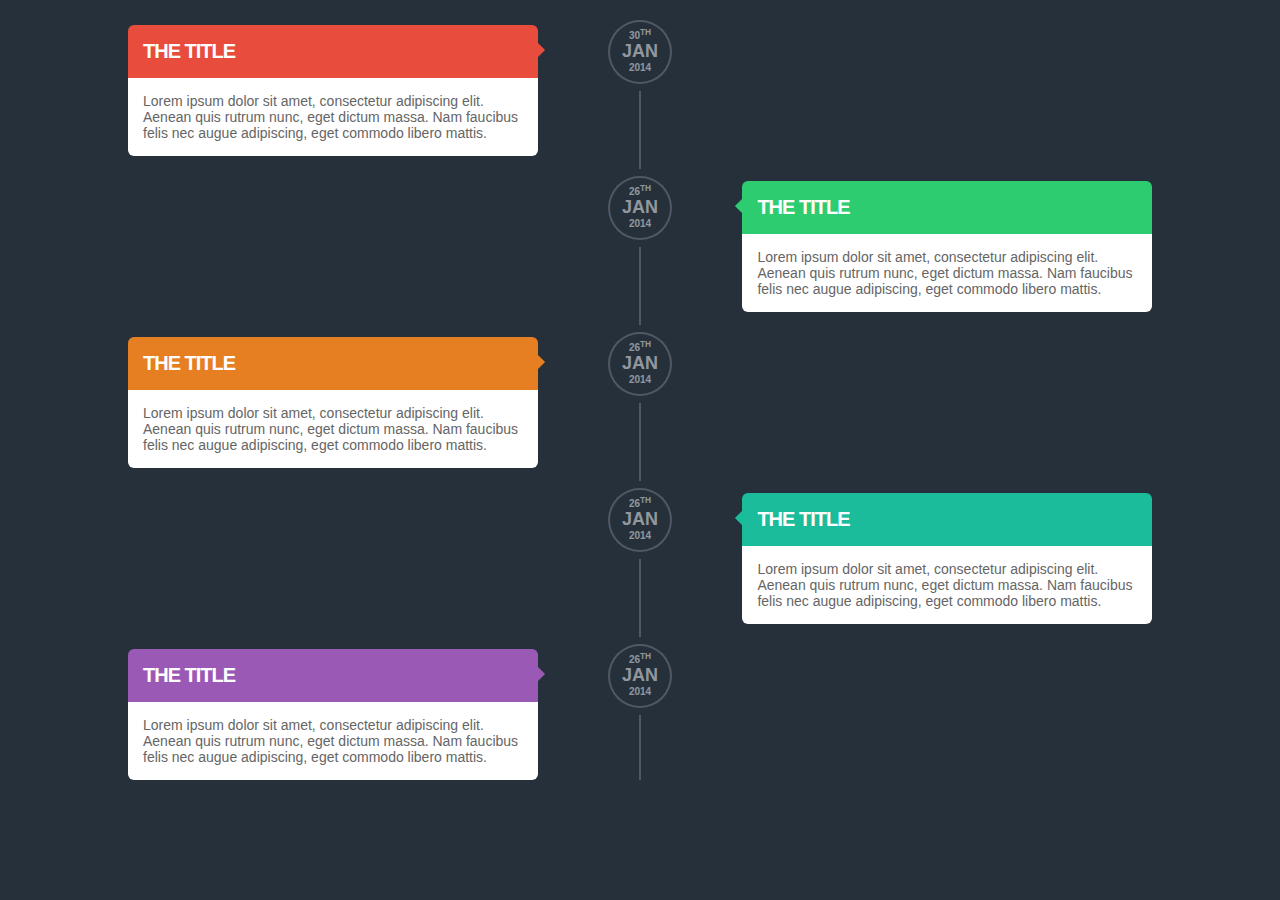
<file: src/main/webapp/resources/flex/views/dateBubble.html>
<!DOCTYPE html>
<html>

<head>

  <meta charset="UTF-8">

  <title>Timeline - CodePen</title>

    <link rel="stylesheet" href="../css/dateBubble.css" media="screen" type="text/css" />
    <link rel="stylesheet" href="../css/calendar.css" media="screen" type="text/css" />

</head>

<body>

  <section id="timeline">
  <article>
    <div class="inner">
      <span class="date">
        <span class="day">30<sup>th</sup></span>
        <span class="month">Jan</span>
        <span class="year">2014</span>
      </span>
      <h2>The Title</h2>
      <p>Lorem ipsum dolor sit amet, consectetur adipiscing elit. Aenean quis rutrum nunc, eget dictum massa. Nam faucibus felis nec augue adipiscing, eget commodo libero mattis.</p>
    </div>
  </article>
  <article>
    <div class="inner">
      <span class="date">
        <span class="day">26<sup>th</sup></span>
        <span class="month">Jan</span>
        <span class="year">2014</span>
      </span>
      <h2>The Title</h2>
      <p>Lorem ipsum dolor sit amet, consectetur adipiscing elit. Aenean quis rutrum nunc, eget dictum massa. Nam faucibus felis nec augue adipiscing, eget commodo libero mattis.</p>
    </div>
  </article>
  <article>
    <div class="inner">
      <span class="date">
        <span class="day">26<sup>th</sup></span>
        <span class="month">Jan</span>
        <span class="year">2014</span>
      </span>
      <h2>The Title</h2>
      <p>Lorem ipsum dolor sit amet, consectetur adipiscing elit. Aenean quis rutrum nunc, eget dictum massa. Nam faucibus felis nec augue adipiscing, eget commodo libero mattis.</p>
    </div>
  </article>
  <article>
    <div class="inner">
      <span class="date">
        <span class="day">26<sup>th</sup></span>
        <span class="month">Jan</span>
        <span class="year">2014</span>
      </span>
      <h2>The Title</h2>
      <p>Lorem ipsum dolor sit amet, consectetur adipiscing elit. Aenean quis rutrum nunc, eget dictum massa. Nam faucibus felis nec augue adipiscing, eget commodo libero mattis.</p>
    </div>
  </article>
  <article>
    <div class="inner">
      <span class="date">
        <span class="day">26<sup>th</sup></span>
        <span class="month">Jan</span>
        <span class="year">2014</span>
      </span>
      <h2>The Title</h2>
      <p>Lorem ipsum dolor sit amet, consectetur adipiscing elit. Aenean quis rutrum nunc, eget dictum massa. Nam faucibus felis nec augue adipiscing, eget commodo libero mattis.</p>
    </div>
  </article>
</section>
 <script src='../js/codepenJquery.js'></script>

  <script src="../js/calendarIndex.js"></script>
</body>

</html>
</file>
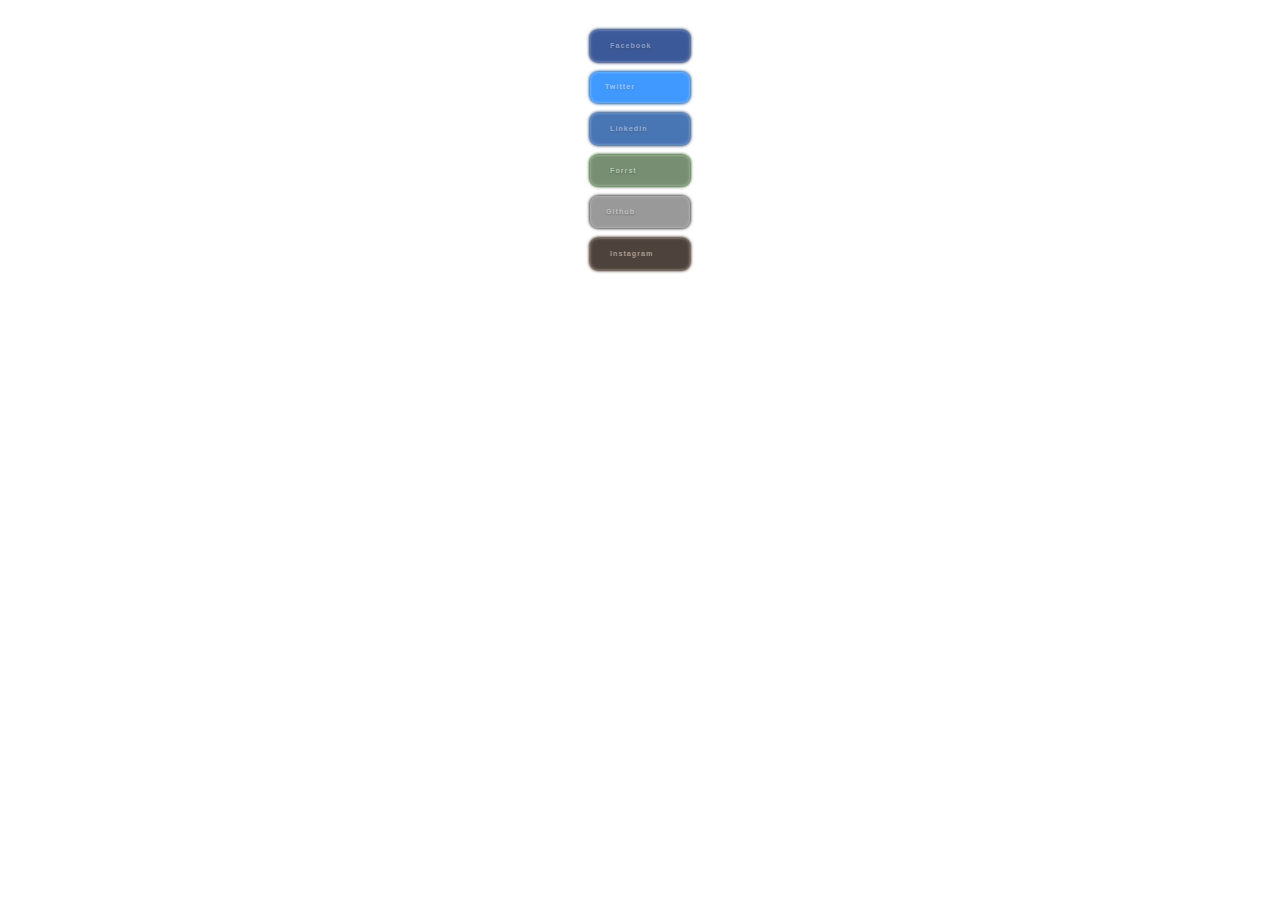
<file: src/main/webapp/resources/flex/views/socialButtons.html>
<!DOCTYPE html>
<html>

<head>

  <meta charset="UTF-8">

  <title>CSS Generated Content Buttons - CodePen</title>

    <link rel="stylesheet" href="../css/socialButtons.css" media="screen" type="text/css" />

</head>

<body>

  <div id="social-links">
      <ul id="social-icons">
        <li class="facebook"><a class="zocial-facebook" href="#"></a></li>
        <li class="twitter"><a class="zocial-twitter" href="#"></a></li>
        <li class="linkedin"><a class="zocial-linkedin" href="#"></a></li>
        <li class="forrst"><a class="zocial-forrst" href="#"></a></li>
        <li class="github"><a class="brandico-github"href="#"></a></li>
        <li class="instagram"><a class="brandico-instagram" href="#"></a></li>
      </ul>
    </div>



</body>

</html>
</file>
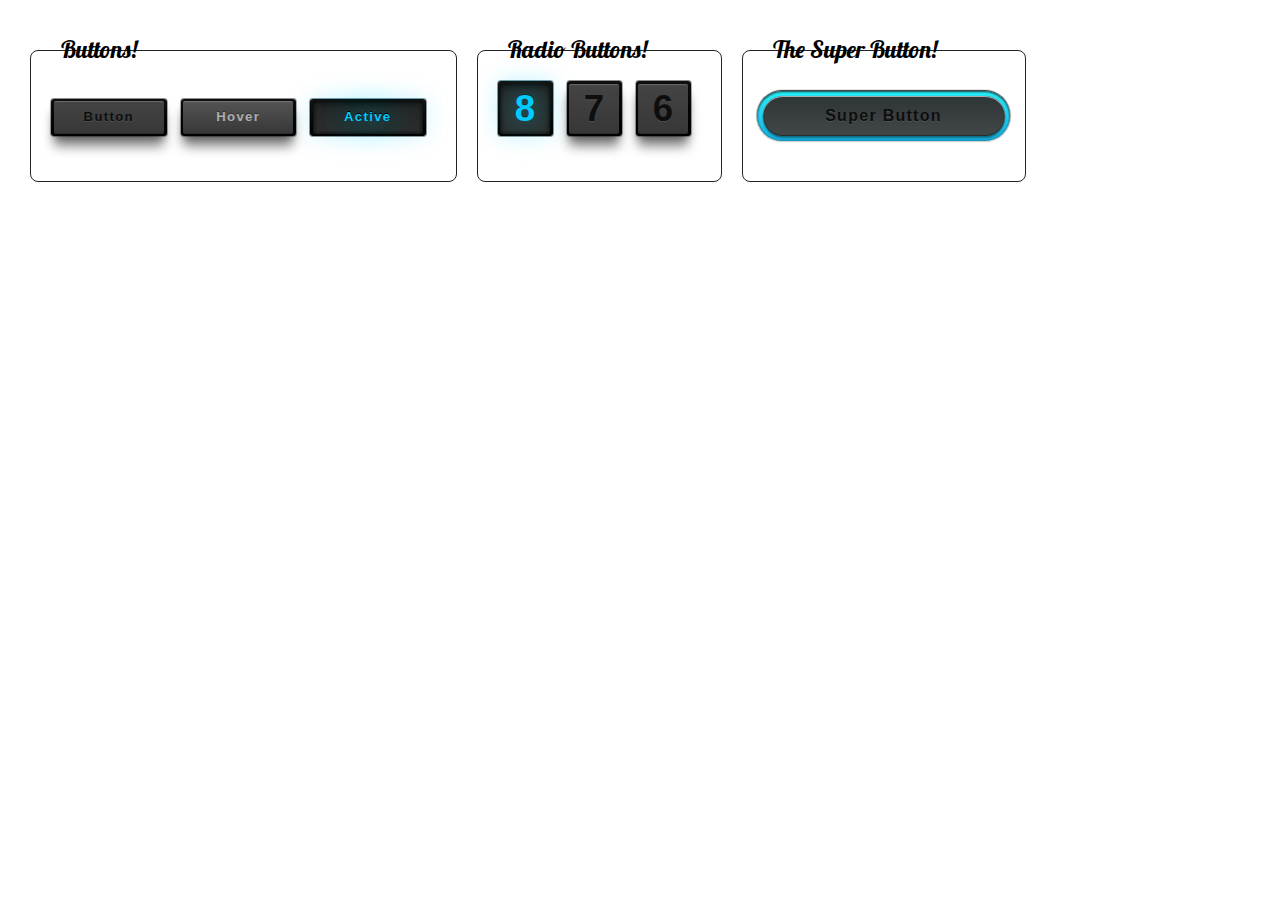
<file: src/main/webapp/resources/flex/views/superButton.html>
<!DOCTYPE html>
<html>

<head>

  <meta charset="UTF-8">

  <title>Dark Ui elements - CodePen</title>

    <link rel="stylesheet" href="../css/superButton.css" media="screen" type="text/css" />

</head>

<body>

  <div id='wrapper'>
            <fieldset>
                <h2>Buttons!</h2>
                <a class='glowBtn'>Button</a>
                <a class='glowBtn hover'>Hover</a>
                <a class='glowBtn active'>Active</a>
            </fieldset>
            <fieldset>
                <h2>Radio Buttons!</h2>
                <!-- Radio one -->
                <input type='radio' id='radio1-1' checked='checked' name='radio'>
                <label for='radio1-1'>8</label>
                <!-- Radio two -->
                <input type='radio' id='radio1-2' name='radio'>
                <label for='radio1-2'>7</label>
                <!-- Radio three -->
                <input type='radio' id='radio1-3' name='radio'>
                <label for='radio1-3'>6</label>
            </fieldset>
            <fieldset>
                <h2>The Super Button!</h2>
                <a class='superBtn'>Super Button</a>
            </fieldset>
        </div>
</body>

</html>
</file>
<file: src/main/webapp/resources/flex/css/layout.css>
body {
	font: 24px Helvetica;
	background: #000000;
}

#main {
	min-height: 900px;
	margin: 0px;
	padding: 0px;
	display: -webkit-flex;
	display: flex;
	-webkit-flex-flow: row;
	flex-flow: row;
}

#main > article {
	margin: 4px;
	padding: 5px;
	border: 1px solid #000000;
	border-radius: 7pt;
	background: #25303B;
	/*background: #DDDD88;*/
	-webkit-flex: 3 1 90%;
	flex: 3 1 90%;
	-webkit-order: 2;
	order: 2;
}

#main > nav {
	margin: 4px;
	padding: 5px;
	border: 1px solid #000000;
	border-radius: 7pt;
	background: #25303B;
	-webkit-flex: 1 6 45%;
	flex: 1 6 45%;
	-webkit-order: 1;
	order: 1;
	font: " #999 "
}

#main > aside {
	margin: 4px;
	padding: 5px;
	border: 1px solid #000000;
	border-radius: 7pt;
	background: #25303B;
	-webkit-flex: 1 6 45%;
	flex: 1 6 45%;
	-webkit-order: 3;
	order: 3;
	font: " #999 "
}

header, footer {
	display: block;
	margin: 4px;
	padding: 5px;
	min-height: 50px;
	border: 1px solid #25303B;
	border-radius: 7pt;
	background: #25303B;
}

/* Too narrow to support three columns */
@media all and (max-width: 640px) {

	#main, #page {
		-webkit-flex-flow: column;
		flex-flow: column;
		flex-direction: column;
	}

	#main > article, #main > nav, #main > aside {
		/* Return them to document order */
		-webkit-order: 0;
		order: 0;
	}

	#main > nav, #main > aside, header, footer {
		min-height: 50px;
		max-height: 50px;
	}
}
</file>
<file: src/main/webapp/resources/flex/css/calendar.css>
.calendar-icon{
  width:65px;
  height:70px;
  border-radius:10px;
  font-family:Arial,sans-serif;
  text-align:center;
  font-size:16px;
  margin: 20px auto;
  box-shadow:inset 0px 0px 15px rgba(0,0,0,0.5), 1px 1px   2px rgba(0,0,0,0.8);
}

.calendar-icon .calendar-weekday{
  background-color:red;
  border-radius:10px 10px 0 0;
  color:#FFF;
  text-shadow:1px 1px 1px rgba(0,0,0,0.8);
  padding:0.2em;
  box-shadow:inset 0px 0px 15px rgba(0,0,0,0.5);
}

.calendar-icon .calendar-monthday{
  font-size:1.5em;
  font-weight: bold;
}

.calendar-icon .calendar-month{
  text-transform:uppercase;
  font-size:0.75em;
  font-weight:bold;
}

.calendar-icon .calendar-year{
  text-transform:uppercase;
  font-size:0.75em;
  font-weight:bold;
}
</file>
<file: src/main/webapp/resources/flex/css/dateBubble.css>
html, body {
  margin: 0;
  padding: 0;
  font-family: Helvetica, sans-serif;
}
body {
  background: #25303B;
}
section#timeline {
  width: 80%;
  margin: 20px auto;
  position: relative;
}
section#timeline:before {
  content: '';
  display: block;
  position: absolute;
  left: 50%;
  top: 0;
  margin: 0 0 0 -1px;
  width: 2px;
  height: 100%;
  background: rgba(255,255,255,0.2);
}
section#timeline article {
  width: 100%;
  margin: 0 0 20px 0;
  position: relative;
}
section#timeline article:after {
  content: '';
  display: block;
  clear: both;
}
section#timeline article div.inner {
  width: 40%;
  float: left;
  margin: 5px 0 0 0;
  border-radius: 6px;
}
section#timeline article div.inner span.date {
  display: block;
  width: 60px;
  height: 50px;
  padding: 5px 0;
  position: absolute;
  top: 0;
  left: 50%;
  margin: 0 0 0 -32px;
  border-radius: 100%;
  font-size: 12px;
  font-weight: 900;
  text-transform: uppercase;
  background: #25303B;
  color: rgba(255,255,255,0.5);
  border: 2px solid rgba(255,255,255,0.2);
  box-shadow: 0 0 0 7px #25303B;
}
section#timeline article div.inner span.date span {
  display: block;
  text-align: center;
}
section#timeline article div.inner span.date span.day {
  font-size: 10px;
}
section#timeline article div.inner span.date span.month {
  font-size: 18px;
}
section#timeline article div.inner span.date span.year {
  font-size: 10px;
}
section#timeline article div.inner h2 {
  padding: 15px;
  margin: 0;
  color: #fff;
  font-size: 20px;
  text-transform: uppercase;
  letter-spacing: -1px;
  border-radius: 6px 6px 0 0;
  position: relative;
}
section#timeline article div.inner h2:after {
  content: '';
  position: absolute;
  top: 20px;
  right: -5px;
  	width: 10px; 
	  height: 10px;
  -webkit-transform: rotate(-45deg);
}
section#timeline article div.inner p {
  padding: 15px;
  margin: 0;
  font-size: 14px;
  background: #fff;
  color: #656565;
  border-radius: 0 0 6px 6px;
}
section#timeline article:nth-child(2n+2) div.inner {
  float: right;
}
section#timeline article:nth-child(2n+2) div.inner h2:after {
  left: -5px;
}
section#timeline article:nth-child(1) div.inner h2 {
  background: #e74c3c;
}
section#timeline article:nth-child(1) div.inner h2:after {
  background: #e74c3c;
}
section#timeline article:nth-child(2) div.inner h2 {
  background: #2ecc71;
}
section#timeline article:nth-child(2) div.inner h2:after {
  background: #2ecc71;
}
section#timeline article:nth-child(3) div.inner h2 {
  background: #e67e22;
}
section#timeline article:nth-child(3) div.inner h2:after {
  background: #e67e22;
}
section#timeline article:nth-child(4) div.inner h2 {
  background: #1abc9c;
}
section#timeline article:nth-child(4) div.inner h2:after {
  background: #1abc9c;
}
section#timeline article:nth-child(5) div.inner h2 {
  background: #9b59b6;
}
section#timeline article:nth-child(5) div.inner h2:after {
  background: #9b59b6;
}
</file>
<file: src/main/webapp/resources/flex/css/menu.css>
#menu,#menu li{
  margin:0;
  padding:0;
  list-style:none;
}
#menu{
  width:960px;
  margin:15px auto;
  border:1px solid #222;
  background-color:#111;
  background-image:linear-gradient(#444,#111);
  border-radius:6px;
  box-shadow:0 1px 1px #777;
}
#menu:before,
#menu:after{
  content:"";
  display:table;
}
#menu:after{
  clear:both;
}
#menu{
  zoom:1;
}
#menu li{
  float:left;
  border-right:1px solid #222;
  box-shadow:1px 0 0 #444;
  position:relative;
}
#menu a{
  float:left;
  padding:12px 30px;
  color:#999;
  text-transform:uppercase;
  font:bold 12px Arial,Helvetica;
  text-decoration:none;
  text-shadow:0 1px 0 #000;
}
#menu li:hover > a{
  color:#fafafa;
}
*html #menu li a:hover { /* IE6 only */
	color: #fafafa;
}
#menu ul{
  padding:0;
  margin:20px 0 0 0;
  _margin:0;
  opacity:0;
  visibility:hidden;
  position:absolute;
  top:40px;
  left:0;
  z-index:1;
  background:#444;
  background: linear-gradient(#444, #111);
	box-shadow: 0 -1px 0 rgba(255,255,255,.3);	
	border-radius: 3px;
	transition: all .2s ease-in-out;  
}
#menu li:hover > ul{
  opacity:1;
  visibility:visible;
  margin:0;
}

#menu ul li{
  float:none;
  display:block;
  border:0;
  _line-height:0;
  box-shadow:0 1px 0 #111, 0 2px 0 #666;
}
#menu ul li:last-child {   
	box-shadow: none;    
}
#menu ul a {    
	padding: 10px;
	width: 130px;
	_height: 10px; /*IE6 only*/
	display: block;
	white-space: nowrap;
	float: none;
	text-transform: none;
}

#menu ul a:hover {
	background-color: #0186ba;
	background-image: linear-gradient(#04acec, #0186ba);
}
#menu ul li:first-child > a {
	border-radius: 3px 3px 0 0;
}

#menu ul li:first-child > a:after {
	content: '';
	position: absolute;
	left: 40px;
	top: -6px;
	border-left: 6px solid transparent;
	border-right: 6px solid transparent;
	border-bottom: 6px solid #444;
}

#menu ul li:first-child a:hover:after {
	border-bottom-color: #04acec; 
}

#menu ul li:last-child > a {
	border-radius: 0 0 3px 3px;
}
</file>
<file: src/main/webapp/resources/flex/css/socialButtons.css>
@import url(http://weloveiconfonts.com/api/?family=brandico|zocial);

* {
	margin: 0;
	padding: 0;
	box-sizing: border-box;
}
html {
	padding: 20px 0px;
	font-size: 16px;
	line-height: 1em;
	color: white;
	font-family: sans-serif;
}
a {
	text-decoration: none;
}

#social-links {
	/*background: #666;*/
	width: 120px;
	height: auto;
	margin: auto;
	padding: 10px;
}
#social-icons li {
	display: block;
	margin-bottom: 10px;
	padding: 10px 10px 10px 10px;
	font-size: 0.9em;
	line-height: 0.75em;
	list-style-type: none;
	border-radius: 8px;
}
#social-icons li:last-child {
	margin: 0;
}
#social-icons li a {
	display: block;
}

.facebook {
	background-color: #3B5998;
	box-shadow: inset 0px 0px 3px 0px #879DCC, 0px 0px 3px 1px #132D63;
}
.twitter {
	background-color: #4099ff;
	box-shadow: inset 0px 0px 3px 0px #96C8FF, 0px 0px 3px 1px #1559A6;
}
.linkedin {
	background-color: #4875B4;
	box-shadow: inset 0px 0px 3px 0px #92B0DA, 0px 0px 3px 1px #173F75;
}
.forrst {
	background-color: #778e72;
	box-shadow: inset 0px 0px 3px 0px #B5C7B1, 0px 0px 3px 1px #2F5C25;
}
.github {
	background-color: #999;
	box-shadow: inset 0px 0px 3px 0px #C2C2C2, 0px 0px 3px 1px #4D4D4D;
}
.instagram {
	background-color: #4E433C;
	box-shadow: inset 0px 0px 3px 0px #A79A91, 0px 0px 3px 1px #332014;
}
.facebook, .twitter, .linkedin, .forrst, .github, .instagram {
	-moz-transition: all .2s ease-in;
	-webkit-transition: all .2s ease-in;
	-o-transition: all .2s ease-in;
	transition: all .2s ease-in;
}
.facebook:hover {
	box-shadow: inset 0px 0px 7px 0px #132D63;
	background-color: #3E4E72;
}
.twitter:hover {
	box-shadow: inset 0px 0px 7px 0px #1559A6;
	background-color: #5487BF;
}
.linkedin:hover {
	box-shadow: inset 0px 0px 7px 0px #173F75;
	background-color: #4A6487;
}
.forrst:hover {
	box-shadow: inset 0px 0px 7px 0px #2F5C25;
	background-color: #5D6A5B;
}
.github:hover {
	box-shadow: inset 0px 0px 7px 0px #4D4D4D;
	background-color: #737373;
}
.instagram:hover {
	box-shadow: inset 0px 0px 7px 0px #332014;
	background-color: #473E38;
}
/*Transitions*/
[class*="brandico-"]:before, [class*="brandico-"]:after, [class*="zocial-"]:before, [class*="zocial-"]:after {
	-moz-transition: all .2s ease-in;
	-webkit-transition: all .2s ease-in;
	-o-transition: all .2s ease-in;
	transition: all .2s ease-in;
	-webkit-font-smoothing: subpixel-antialiased;
}
[class*="brandico-"]:before {
	font-family: 'brandico', sans-serif;
}
[class*="brandico-"]:after {
	vertical-align: middle;
	font-size: .5em;
	font-family: Helvetica;
	font-weight: bold;
}
[class*="zocial-"]:before {
	font-family: 'zocial', sans-serif;
}
[class*="zocial-"]:after {
	vertical-align: middle;
	font-size: .5em;
	font-family: Helvetica;
	font-weight: bold;
}

.zocial-facebook {
	-moz-text-shadow: 0px 1px 2px #3E4E72;
	-webkit-text-shadow: 0px 1px 2px #3E4E72;
	-o-text-shadow: 0px 1px 2px #3E4E72;
	text-shadow: 0px 1px 2px #3E4E72;
}
.zocial-facebook:before {
	color: #879DCC;
}
.zocial-facebook:after {
	content: "Facebook";
	padding: 0px 0px 0px 10px;
	letter-spacing: 1px;
	color: #879DCC;
}
.zocial-twitter {
	-moz-text-shadow: 0px 1px 2px #5487BF;
	-webkit-text-shadow: 0px 1px 2px #5487BF;
	-o-text-shadow: 0px 1px 2px #5487BF;
	text-shadow: 0px 1px 2px #5487BF;
}
.zocial-twitter:before {
	color: #96C8FF;
}
.zocial-twitter:after {
	content: "Twitter";
	padding: 0px 0px 0px 5px;
	letter-spacing: 1px;
	color: #96C8FF;
}

.zocial-linkedin {
	-moz-text-shadow: 0px 1px 2px #4A6487;
	-webkit-text-shadow: 0px 1px 2px #4A6487;
	-o-text-shadow: 0px 1px 2px #4A6487;
	text-shadow: 0px 1px 2px #4A6487;
}
.zocial-linkedin:before {
	color: #92B0DA;
}
.zocial-linkedin:after {
	content: "Linkedin";
	padding: 0px 0px 0px 10px;
	letter-spacing: 1px;
	color: #92B0DA;
}
.zocial-forrst {
	-moz-text-shadow: 0px 1px 2px #5D6A5B;
	-webkit-text-shadow: 0px 1px 2px #5D6A5B;
	-o-text-shadow: 0px 1px 2px #5D6A5B;
	text-shadow: 0px 1px 2px #5D6A5B;
}
.zocial-forrst:before {
	color: #B5C7B1;
}
.zocial-forrst:after {
	content: "Forrst";
	padding: 0px 0px 0px 10px;
	letter-spacing: 1px;
	color: #B5C7B1;
}

.brandico-github {
	-moz-text-shadow: 0px 1px 2px #737373;
	-webkit-text-shadow: 0px 1px 2px #737373;
	-o-text-shadow: 0px 1px 2px #737373;
	text-shadow: 0px 1px 2px #737373;
}
.brandico-github:before {
	color: #C2C2C2;
}
.brandico-github:after {
	content: "Github";
	padding: 0px 0px 0px 6px;
	letter-spacing: 1px;
	color: #C2C2C2;
}

.brandica-instagram {
	-moz-text-shadow: 0px 1px 2px #3B3430;
	-webkit-text-shadow: 0px 1px 2px #3B3430;
	-o-text-shadow: 0px 1px 2px #3B3430;
	text-shadow: 0px 1px 2px #3B3430;
}
.brandico-instagram:before {
	color: #A79A91;
}
.brandico-instagram:after {
	content: "Instagram";
	padding: 0px 0px 0px 10px;
	letter-spacing: 1px;
	color: #A79A91;
}

[class*="brandico-"]:hover, [class*="brandico-"]:hover:before, [class*="brandico-"]:hover:after, [class*="zocial-"]:hover, [class*="zocial-"]:hover:before, [class*="zocial-"]:hover:after {
	text-shadow: 0px 0px 1px #333;
}
.zocial-facebook:hover:before, .zocial-facebook:hover:after, .zocial-facebook {
	color: #132D63;
}
.zocial-twitter:hover:before, .zocial-twitter:hover:after {
	color: #1559A6;
}
.zocial-linkedin:hover:before, .zocial-linkedin:hover:after {
	color: #173F75;
}
.zocial-forrst:hover:before, .zocial-forrst:hover:after {
	color: #2F5C25;
}
.brandico-github:hover:before, .brandico-github:hover:after {
	color: #4D4D4D;
}
.brandico-instagram:hover:before, .brandico-instagram:hover:after {
	color: #3B3430;
}
</file>
<file: src/main/webapp/resources/flex/css/superButton.css>
@import url("http://fonts.googleapis.com/css?family=Lobster");
@import url(http://fonts.googleapis.com/css?family=Lobster);
@font-face {
  font-family: 'ModernPictogramsNormal';
  src: url("http://s202540075.onlinehome.us/codepen/fonts/modernpics-webfont.eot");
  src: url("http://s202540075.onlinehome.us/codepen/fonts/modernpics-webfont.eot?#iefix") format("embedded-opentype"), url("http://s202540075.onlinehome.us/codepen/fonts/modernpics-webfont.woff") format("woff"), url("http://s202540075.onlinehome.us/codepen/fonts/modernpics-webfont.ttf") format("truetype"), url("http://s202540075.onlinehome.us/codepen/fonts/modernpics-webfont.svg#ModernPictogramsNormal") format("svg");
  font-weight: normal;
  font-style: normal;
}

body {
  margin: 0;
  padding: 0;
  background: url("http://www.bradysammons.com/codepen/darkui/noise.png") repeat;
  padding: 30px;
}

a, input[type='radio'] + label {
  text-align: center;
  display: inline-block;
  text-decoration: none;
  cursor: pointer;
  font-family: 'Trebuchet MS', Helvetica, sans-serif;
}

fieldset {
  border: 1px solid #222;
  -webkit-border-radius: 8px;
  -moz-border-radius: 8px;
  -ms-border-radius: 8px;
  -o-border-radius: 8px;
  border-radius: 8px;
  margin: 20px 0 0 0;
  min-height: 90px;
  line-height: 90px;
  position: relative;
  float: left;
  margin-right: 20px;
  padding: 20px;
}
fieldset h2 {
  font-family: 'Lobster', cursive;
  font-weight: normal;
  text-shadow: 0 1px 0 rgba(255, 255, 255, 0.12);
  display: inline-block;
  margin: 0;
  line-height: 1.5;
  position: absolute;
  top: -20px;
  background: url("http://www.bradysammons.com/codepen/darkui/noise.png") repeat;
  padding: 0 5px 0 10px;
}

input[type='radio'] {
  display: none;
}

/* -------------------
	Default State
-------------------- */
a.glowBtn, input[type='radio'] + label {
  z-index: 10;
  margin: 0 10px 10px 0;
  width: 115.5px;
  height: 37.29px;
  line-height: 36.3px;
  position: relative;
  font-size: 13.2px;
  letter-spacing: .1em;
  color: #0e0e0e;
  text-shadow: 0 1px 0 rgba(255, 255, 255, 0.1);
  font-weight: bold;
  background-image: -webkit-gradient(linear, 50% 0%, 50% 100%, color-stop(0%, #111111), color-stop(100%, #000000));
  background-image: -webkit-linear-gradient(#111111, #000000);
  background-image: -moz-linear-gradient(#111111, #000000);
  background-image: -o-linear-gradient(#111111, #000000);
  background-image: linear-gradient(#111111, #000000);
  -webkit-border-radius: 3px;
  -moz-border-radius: 3px;
  -ms-border-radius: 3px;
  -o-border-radius: 3px;
  border-radius: 3px;
  -webkit-box-shadow: 0 -1px 0 rgba(0, 0, 0, 0.2), 0 0 0 1px rgba(0, 0, 0, 0.3), 0 1px 0 rgba(255, 255, 255, 0.05), 0 0 3px rgba(255, 255, 255, 0.2);
  -moz-box-shadow: 0 -1px 0 rgba(0, 0, 0, 0.2), 0 0 0 1px rgba(0, 0, 0, 0.3), 0 1px 0 rgba(255, 255, 255, 0.05), 0 0 3px rgba(255, 255, 255, 0.2);
  box-shadow: 0 -1px 0 rgba(0, 0, 0, 0.2), 0 0 0 1px rgba(0, 0, 0, 0.3), 0 1px 0 rgba(255, 255, 255, 0.05), 0 0 3px rgba(255, 255, 255, 0.2);
}

a.glowBtn:after, input[type='radio'] + label:after {
  z-index: -1;
  content: '';
  cursor: pointer;
  top: 1.98px;
  margin-left: 50%;
  left: -55px;
  width: 110px;
  height: 33px;
  display: block;
  position: absolute;
  background-image: -webkit-gradient(linear, 50% 0%, 50% 100%, color-stop(0%, #444444), color-stop(100%, #373738));
  background-image: -webkit-linear-gradient(#444444, #373738);
  background-image: -moz-linear-gradient(#444444, #373738);
  background-image: -o-linear-gradient(#444444, #373738);
  background-image: linear-gradient(#444444, #373738);
  -webkit-box-shadow: inset 0 2px 1px -1px rgba(255, 255, 255, 0.2), inset 0 -2px 1px -1px rgba(0, 0, 0, 0.2), 0 12px 12px rgba(0, 0, 0, 0.5), 0 4px 6px rgba(0, 0, 0, 0.3);
  -moz-box-shadow: inset 0 2px 1px -1px rgba(255, 255, 255, 0.2), inset 0 -2px 1px -1px rgba(0, 0, 0, 0.2), 0 12px 12px rgba(0, 0, 0, 0.5), 0 4px 6px rgba(0, 0, 0, 0.3);
  box-shadow: inset 0 2px 1px -1px rgba(255, 255, 255, 0.2), inset 0 -2px 1px -1px rgba(0, 0, 0, 0.2), 0 12px 12px rgba(0, 0, 0, 0.5), 0 4px 6px rgba(0, 0, 0, 0.3);
  -webkit-border-radius: 2px;
  -moz-border-radius: 2px;
  -ms-border-radius: 2px;
  -o-border-radius: 2px;
  border-radius: 2px;
}

/* -------------------
	Hover States
-------------------- */
a.glowBtn:hover, a.hover, input[type='radio'] + label:hover {
  color: #AEAEAE;
  text-shadow: 0 -1px 0 rgba(0, 0, 0, 0.4);
}

a.glowBtn:hover:after, a.hover:after, input[type='radio'] + label:hover:after {
  background-image: -webkit-gradient(linear, 50% 0%, 50% 100%, color-stop(0%, #545454), color-stop(100%, #373738));
  background-image: -webkit-linear-gradient(#545454, #373738);
  background-image: -moz-linear-gradient(#545454, #373738);
  background-image: -o-linear-gradient(#545454, #373738);
  background-image: linear-gradient(#545454, #373738);
}

/* -------------------
	Active States
-------------------- */
a.glowBtn:active, a.active, a.active:hover, input[type='radio']:checked + label {
  color: #00ccff;
  text-shadow: 0 -1px 0 rgba(0, 0, 0, 0.3), 0 0px 30px rgba(0, 255, 255, 0.7);
  -webkit-box-shadow: 0 -1px 0 rgba(0, 193, 255, 0.2), 0 0 0 1px rgba(0, 0, 0, 0.4), 0 1px 0 rgba(255, 255, 255, 0.05), 0 0 20px rgba(0, 193, 255, 0.1), 0 0 30px rgba(0, 193, 255, 0.1);
  -moz-box-shadow: 0 -1px 0 rgba(0, 193, 255, 0.2), 0 0 0 1px rgba(0, 0, 0, 0.4), 0 1px 0 rgba(255, 255, 255, 0.05), 0 0 20px rgba(0, 193, 255, 0.1), 0 0 30px rgba(0, 193, 255, 0.1);
  box-shadow: 0 -1px 0 rgba(0, 193, 255, 0.2), 0 0 0 1px rgba(0, 0, 0, 0.4), 0 1px 0 rgba(255, 255, 255, 0.05), 0 0 20px rgba(0, 193, 255, 0.1), 0 0 30px rgba(0, 193, 255, 0.1);
}

a.glowBtn:active, a.active, a.active:hover {
  text-shadow: 0 -1px 0 black, 0 0px 30px cyan, 0 0px 50px cyan;
}

a.glowBtn:active:after, a.active:after, a.active:hover:after, input[type='radio']:checked + label:after {
  background-image: -webkit-gradient(linear, 50% 0%, 50% 100%, color-stop(0%, #262627), color-stop(100%, #2d2d2e));
  background-image: -webkit-linear-gradient(#262627, #2d2d2e);
  background-image: -moz-linear-gradient(#262627, #2d2d2e);
  background-image: -o-linear-gradient(#262627, #2d2d2e);
  background-image: linear-gradient(#262627, #2d2d2e);
  -webkit-box-shadow: inset 0 5px 6px rgba(0, 0, 0, 0.3), inset 0 0 4px rgba(0, 0, 0, 0.9), 0 0 0 black;
  -moz-box-shadow: inset 0 5px 6px rgba(0, 0, 0, 0.3), inset 0 0 4px rgba(0, 0, 0, 0.9), 0 0 0 black;
  box-shadow: inset 0 5px 6px rgba(0, 0, 0, 0.3), inset 0 0 4px rgba(0, 0, 0, 0.9), 0 0 0 black;
}

/* -------------------
	Radio Specific Style
-------------------- */
input[type='radio'] + label {
  font-family: 'ModernPictogramsNormal', Arial, sans-serif;
  font-size: 36.66667px;
  line-height: 55px;
  letter-spacing: 0;
  width: 55px;
  height: 55px;
}

input[type='radio'] + label:after {
  top: 2.64px;
  left: -25.0px;
  width: 50.0px;
  height: 50.0px;
}

/* -------------------
	SuperBtn
-------------------- */
a.superBtn {
  color: #0e0e0e;
  text-shadow: 0 1px 0 rgba(255, 255, 255, 0.1);
  font-weight: bold;
  letter-spacing: .08em;
  width: 242.0px;
  height: 39.6px;
  line-height: 39.6px;
  position: relative;
  -webkit-border-radius: 30px;
  -moz-border-radius: 30px;
  -ms-border-radius: 30px;
  -o-border-radius: 30px;
  border-radius: 30px;
  background-image: -webkit-gradient(linear, 50% 0%, 50% 100%, color-stop(0%, #2e3537), color-stop(100%, #424748));
  background-image: -webkit-linear-gradient(#2e3537, #424748);
  background-image: -moz-linear-gradient(#2e3537, #424748);
  background-image: -o-linear-gradient(#2e3537, #424748);
  background-image: linear-gradient(#2e3537, #424748);
  -webkit-box-shadow: inset 0 1px 0 rgba(255, 255, 255, 0.6), inset 0 -1px 0 rgba(0, 0, 0, 0.3), inset 0 0 0px 1px rgba(0, 0, 0, 0.1), 0 0 1px rgba(0, 0, 0, 0.5), 0 2px 2px rgba(0, 0, 0, 0.4);
  -moz-box-shadow: inset 0 1px 0 rgba(255, 255, 255, 0.6), inset 0 -1px 0 rgba(0, 0, 0, 0.3), inset 0 0 0px 1px rgba(0, 0, 0, 0.1), 0 0 1px rgba(0, 0, 0, 0.5), 0 2px 2px rgba(0, 0, 0, 0.4);
  box-shadow: inset 0 1px 0 rgba(255, 255, 255, 0.6), inset 0 -1px 0 rgba(0, 0, 0, 0.3), inset 0 0 0px 1px rgba(0, 0, 0, 0.1), 0 0 1px rgba(0, 0, 0, 0.5), 0 2px 2px rgba(0, 0, 0, 0.4);
}

a.superBtn:after {
  width: 253.0px;
  height: 49.5px;
  top: -4.95px;
  margin-left: 50%;
  left: -126.5px;
  content: '';
  display: block;
  -webkit-border-radius: 30px;
  -moz-border-radius: 30px;
  -ms-border-radius: 30px;
  -o-border-radius: 30px;
  border-radius: 30px;
  background-image: -webkit-gradient(linear, 50% 0%, 50% 100%, color-stop(0%, #2af1fc), color-stop(100%, #17b2e6));
  background-image: -webkit-linear-gradient(#2af1fc, #17b2e6);
  background-image: -moz-linear-gradient(#2af1fc, #17b2e6);
  background-image: -o-linear-gradient(#2af1fc, #17b2e6);
  background-image: linear-gradient(#2af1fc, #17b2e6);
  -webkit-box-shadow: 0 -1px 1px rgba(0, 0, 0, 0.7), 0 1px 1px rgba(255, 255, 255, 0.4), 0 0 1px 1px rgba(0, 0, 0, 0.3), inset 0 0px 3px rgba(0, 0, 0, 0.4), inset 0 1px 2px rgba(0, 0, 0, 0.6);
  -moz-box-shadow: 0 -1px 1px rgba(0, 0, 0, 0.7), 0 1px 1px rgba(255, 255, 255, 0.4), 0 0 1px 1px rgba(0, 0, 0, 0.3), inset 0 0px 3px rgba(0, 0, 0, 0.4), inset 0 1px 2px rgba(0, 0, 0, 0.6);
  box-shadow: 0 -1px 1px rgba(0, 0, 0, 0.7), 0 1px 1px rgba(255, 255, 255, 0.4), 0 0 1px 1px rgba(0, 0, 0, 0.3), inset 0 0px 3px rgba(0, 0, 0, 0.4), inset 0 1px 2px rgba(0, 0, 0, 0.6);
  position: absolute;
  z-index: -1;
}

/* -------------------
	SuperBtn Hover
-------------------- */
a.superBtn:hover {
  color: #AEAEAE;
  text-shadow: 0 -1px 0 rgba(0, 0, 0, 0.8);
  background-image: -webkit-gradient(linear, 50% 0%, 50% 100%, color-stop(0%, #545454), color-stop(100%, #373738));
  background-image: -webkit-linear-gradient(#545454, #373738);
  background-image: -moz-linear-gradient(#545454, #373738);
  background-image: -o-linear-gradient(#545454, #373738);
  background-image: linear-gradient(#545454, #373738);
}

a.superBtn:hover:after {
  -webkit-box-shadow: 0 -1px 1px rgba(0, 0, 0, 0.7), 0 1px 1px rgba(255, 255, 255, 0.4), 0 0 1px 1px rgba(0, 0, 0, 0.3), inset 0 0px 3px rgba(0, 0, 0, 0.4), inset 0 1px 2px rgba(0, 0, 0, 0.6), 0 0 15px 5px rgba(0, 255, 255, 0.2);
  -moz-box-shadow: 0 -1px 1px rgba(0, 0, 0, 0.7), 0 1px 1px rgba(255, 255, 255, 0.4), 0 0 1px 1px rgba(0, 0, 0, 0.3), inset 0 0px 3px rgba(0, 0, 0, 0.4), inset 0 1px 2px rgba(0, 0, 0, 0.6), 0 0 15px 5px rgba(0, 255, 255, 0.2);
  box-shadow: 0 -1px 1px rgba(0, 0, 0, 0.7), 0 1px 1px rgba(255, 255, 255, 0.4), 0 0 1px 1px rgba(0, 0, 0, 0.3), inset 0 0px 3px rgba(0, 0, 0, 0.4), inset 0 1px 2px rgba(0, 0, 0, 0.6), 0 0 15px 5px rgba(0, 255, 255, 0.2);
}

a.superBtn:active {
  color: #00ccff;
  text-shadow: 0 -1px 0 rgba(0, 0, 0, 0.3), 0 0px 30px rgba(0, 255, 255, 0.7);
  background: #333;
  -webkit-box-shadow: 0 1px 0px rgba(255, 255, 255, 0.4), inset 0 3px 3px rgba(0, 0, 0, 0.7), inset 0 0 4px rgba(0, 0, 0, 0.9), 0 0 0 black;
  -moz-box-shadow: 0 1px 0px rgba(255, 255, 255, 0.4), inset 0 3px 3px rgba(0, 0, 0, 0.7), inset 0 0 4px rgba(0, 0, 0, 0.9), 0 0 0 black;
  box-shadow: 0 1px 0px rgba(255, 255, 255, 0.4), inset 0 3px 3px rgba(0, 0, 0, 0.7), inset 0 0 4px rgba(0, 0, 0, 0.9), 0 0 0 black;
}
</file>
<file: src/main/webapp/resources/flex/css/chinaButton.css>
@import url(http://fonts.googleapis.com/css?family=Lobster);
body {
  margin: 0;
  padding: 0;
  background: url("http://www.bradysammons.com/codepen/darkui/noise.png") repeat;
  padding: 30px;
}

a, input[type='checkbox'] + label {
  text-align: center;
  display: inline-block;
  text-decoration: none;
  cursor: pointer;
  font-family: 'Trebuchet MS', Helvetica, sans-serif;
}

fieldset {
  border: 1px solid #222;
  -webkit-border-radius: 8px;
  -moz-border-radius: 8px;
  -ms-border-radius: 8px;
  -o-border-radius: 8px;
  border-radius: 8px;
  margin: 20px 0 0 0;
  min-height: 90px;
  line-height: 90px;
  position: relative;
  float: left;
  margin-right: 20px;
  padding: 20px;
}
fieldset h2 {
  font-family: 'Lobster', cursive;
  font-weight: normal;
  text-shadow: 0 1px 0 rgba(255, 255, 255, 0.12);
  display: inline-block;
  margin: 0;
  line-height: 1.5;
  position: absolute;
  top: -20px;
  background: url("http://www.bradysammons.com/codepen/darkui/noise.png") repeat;
  padding: 0 5px 0 10px;
}

input[type='checkbox'] {
  display: none;
}

/* -------------------
  Default State
-------------------- */
a.glowBtn, input[type='checkbox'] + label {
  z-index: 10;
  margin: 0 10px 10px 0;
  width: 115.5px;
  height: 37.29px;
  line-height: 36.3px;
  position: relative;
  font-size: 13.2px;
  letter-spacing: .1em;
  color: #0e0e0e;
  text-shadow: 0 1px 0 rgba(255, 255, 255, 0.1);
  font-weight: bold;
  background-image: -webkit-gradient(linear, 50% 0%, 50% 100%, color-stop(0%, #111111), color-stop(100%, #000000));
  background-image: -webkit-linear-gradient(#111111, #000000);
  background-image: -moz-linear-gradient(#111111, #000000);
  background-image: -o-linear-gradient(#111111, #000000);
  background-image: linear-gradient(#111111, #000000);
  -webkit-border-radius: 3px;
  -moz-border-radius: 3px;
  -ms-border-radius: 3px;
  -o-border-radius: 3px;
  border-radius: 3px;
  -webkit-box-shadow: 0 -1px 0 rgba(0, 0, 0, 0.2), 0 0 0 1px rgba(0, 0, 0, 0.3), 0 1px 0 rgba(255, 255, 255, 0.05), 0 0 3px rgba(255, 255, 255, 0.2);
  -moz-box-shadow: 0 -1px 0 rgba(0, 0, 0, 0.2), 0 0 0 1px rgba(0, 0, 0, 0.3), 0 1px 0 rgba(255, 255, 255, 0.05), 0 0 3px rgba(255, 255, 255, 0.2);
  box-shadow: 0 -1px 0 rgba(0, 0, 0, 0.2), 0 0 0 1px rgba(0, 0, 0, 0.3), 0 1px 0 rgba(255, 255, 255, 0.05), 0 0 3px rgba(255, 255, 255, 0.2);
}

a.glowBtn:after, input[type='checkbox'] + label:after {
  z-index: -1;
  content: '';
  cursor: pointer;
  top: 1.98px;
  margin-left: 50%;
  left: -55px;
  width: 110px;
  height: 33px;
  display: block;
  position: absolute;
  background-image: -webkit-gradient(linear, 50% 0%, 50% 100%, color-stop(0%, #444444), color-stop(100%, #373738));
  background-image: -webkit-linear-gradient(#444444, #373738);
  background-image: -moz-linear-gradient(#444444, #373738);
  background-image: -o-linear-gradient(#444444, #373738);
  background-image: linear-gradient(#444444, #373738);
  -webkit-box-shadow: inset 0 2px 1px -1px rgba(255, 255, 255, 0.2), inset 0 -2px 1px -1px rgba(0, 0, 0, 0.2), 0 12px 12px rgba(0, 0, 0, 0.5), 0 4px 6px rgba(0, 0, 0, 0.3);
  -moz-box-shadow: inset 0 2px 1px -1px rgba(255, 255, 255, 0.2), inset 0 -2px 1px -1px rgba(0, 0, 0, 0.2), 0 12px 12px rgba(0, 0, 0, 0.5), 0 4px 6px rgba(0, 0, 0, 0.3);
  box-shadow: inset 0 2px 1px -1px rgba(255, 255, 255, 0.2), inset 0 -2px 1px -1px rgba(0, 0, 0, 0.2), 0 12px 12px rgba(0, 0, 0, 0.5), 0 4px 6px rgba(0, 0, 0, 0.3);
  -webkit-border-radius: 2px;
  -moz-border-radius: 2px;
  -ms-border-radius: 2px;
  -o-border-radius: 2px;
  border-radius: 2px;
}

/* -------------------
  Hover States
-------------------- */
a.glowBtn:hover, a.hover, input[type='checkbox'] + label:hover {
  color: #AEAEAE;
  text-shadow: 0 -1px 0 rgba(0, 0, 0, 0.4);
}

a.glowBtn:hover:after, a.hover:after, input[type='checkbox'] + label:hover:after {
  background-image: -webkit-gradient(linear, 50% 0%, 50% 100%, color-stop(0%, #545454), color-stop(100%, #373738));
  background-image: -webkit-linear-gradient(#545454, #373738);
  background-image: -moz-linear-gradient(#545454, #373738);
  background-image: -o-linear-gradient(#545454, #373738);
  background-image: linear-gradient(#545454, #373738);
}

/* -------------------
  Active States
-------------------- */
a.glowBtn:active, a.active, a.active:hover, input[type='checkbox']:checked + label {
  color: #00ccff;
  text-shadow: 0 -1px 0 rgba(0, 0, 0, 0.3), 0 0px 30px rgba(0, 255, 255, 0.7);
  -webkit-box-shadow: 0 -1px 0 rgba(0, 193, 255, 0.2), 0 0 0 1px rgba(0, 0, 0, 0.4), 0 1px 0 rgba(255, 255, 255, 0.05), 0 0 20px rgba(0, 193, 255, 0.1), 0 0 30px rgba(0, 193, 255, 0.1);
  -moz-box-shadow: 0 -1px 0 rgba(0, 193, 255, 0.2), 0 0 0 1px rgba(0, 0, 0, 0.4), 0 1px 0 rgba(255, 255, 255, 0.05), 0 0 20px rgba(0, 193, 255, 0.1), 0 0 30px rgba(0, 193, 255, 0.1);
  box-shadow: 0 -1px 0 rgba(0, 193, 255, 0.2), 0 0 0 1px rgba(0, 0, 0, 0.4), 0 1px 0 rgba(255, 255, 255, 0.05), 0 0 20px rgba(0, 193, 255, 0.1), 0 0 30px rgba(0, 193, 255, 0.1);
}

a.glowBtn:active, a.active, a.active:hover {
  text-shadow: 0 -1px 0 black, 0 0px 30px cyan, 0 0px 50px cyan;
}

a.glowBtn:active:after, a.active:after, a.active:hover:after, input[type='checkbox']:checked + label:after {
  background-image: -webkit-gradient(linear, 50% 0%, 50% 100%, color-stop(0%, #262627), color-stop(100%, #2d2d2e));
  background-image: -webkit-linear-gradient(#262627, #2d2d2e);
  background-image: -moz-linear-gradient(#262627, #2d2d2e);
  background-image: -o-linear-gradient(#262627, #2d2d2e);
  background-image: linear-gradient(#262627, #2d2d2e);
  -webkit-box-shadow: inset 0 5px 6px rgba(0, 0, 0, 0.3), inset 0 0 4px rgba(0, 0, 0, 0.9), 0 0 0 black;
  -moz-box-shadow: inset 0 5px 6px rgba(0, 0, 0, 0.3), inset 0 0 4px rgba(0, 0, 0, 0.9), 0 0 0 black;
  box-shadow: inset 0 5px 6px rgba(0, 0, 0, 0.3), inset 0 0 4px rgba(0, 0, 0, 0.9), 0 0 0 black;
}

/* -------------------
  checkbox Specific Style
-------------------- */
input[type='checkbox'] + label {
  font-family: Arial, sans-serif;
  font-size: 27.5px;
  line-height: 55px;
  letter-spacing: 0;
  width: 55px;
  height: 55px;
}

input[type='checkbox'] + label:after {
  top: 2.64px;
  left: -25.0px;
  width: 50.0px;
  height: 50.0px;
}
</file>
